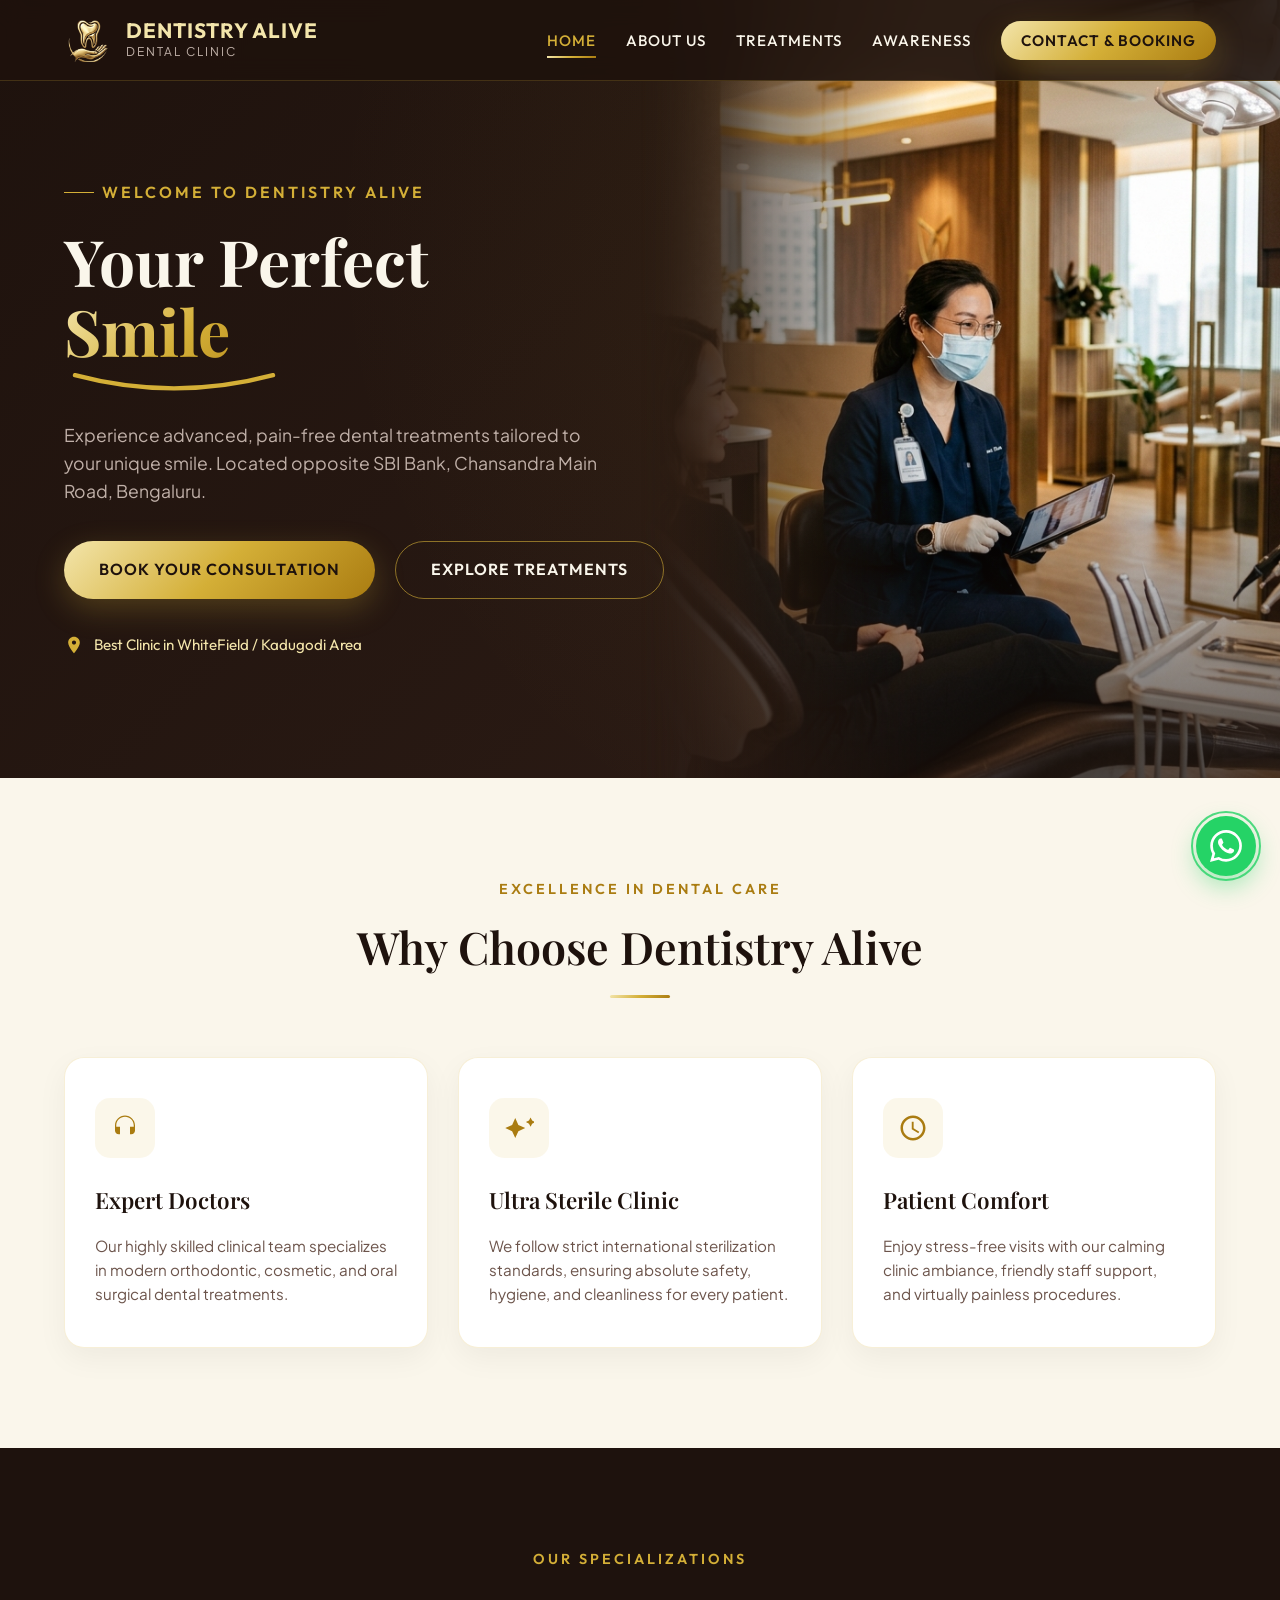
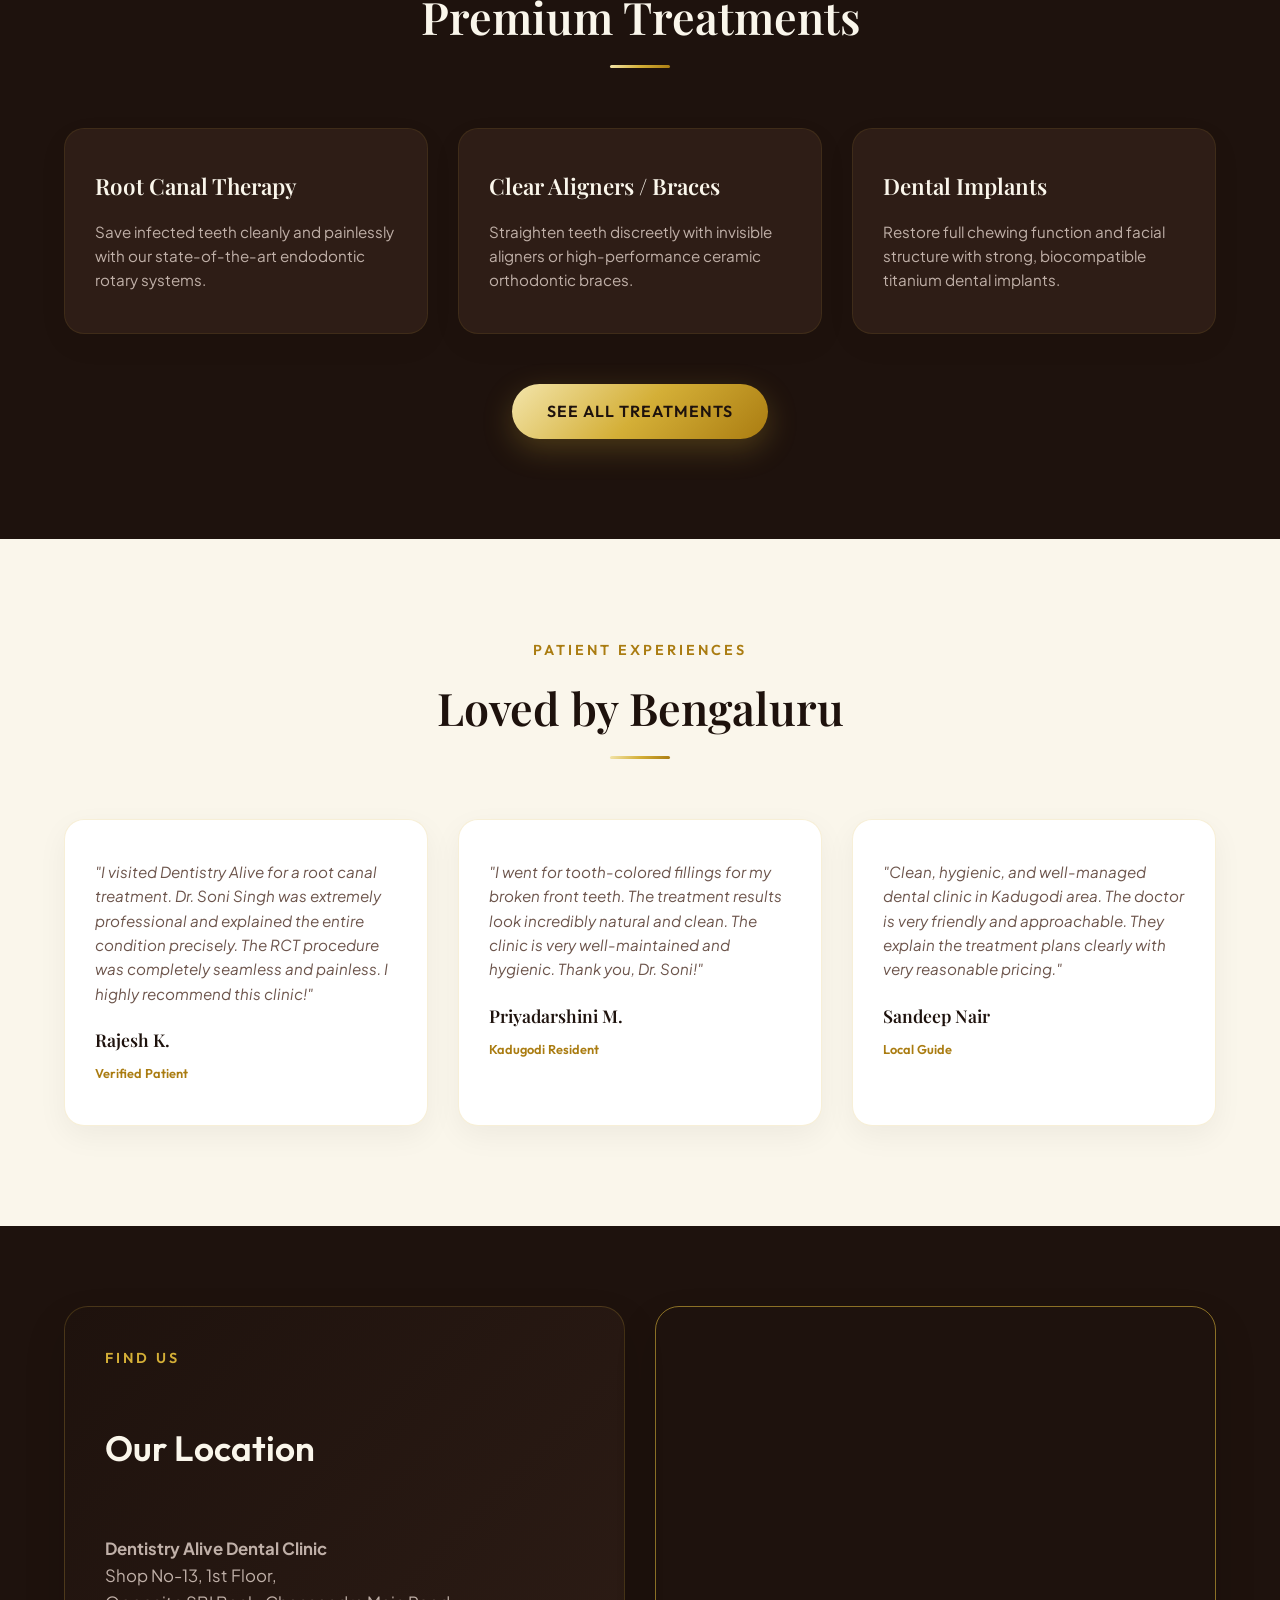
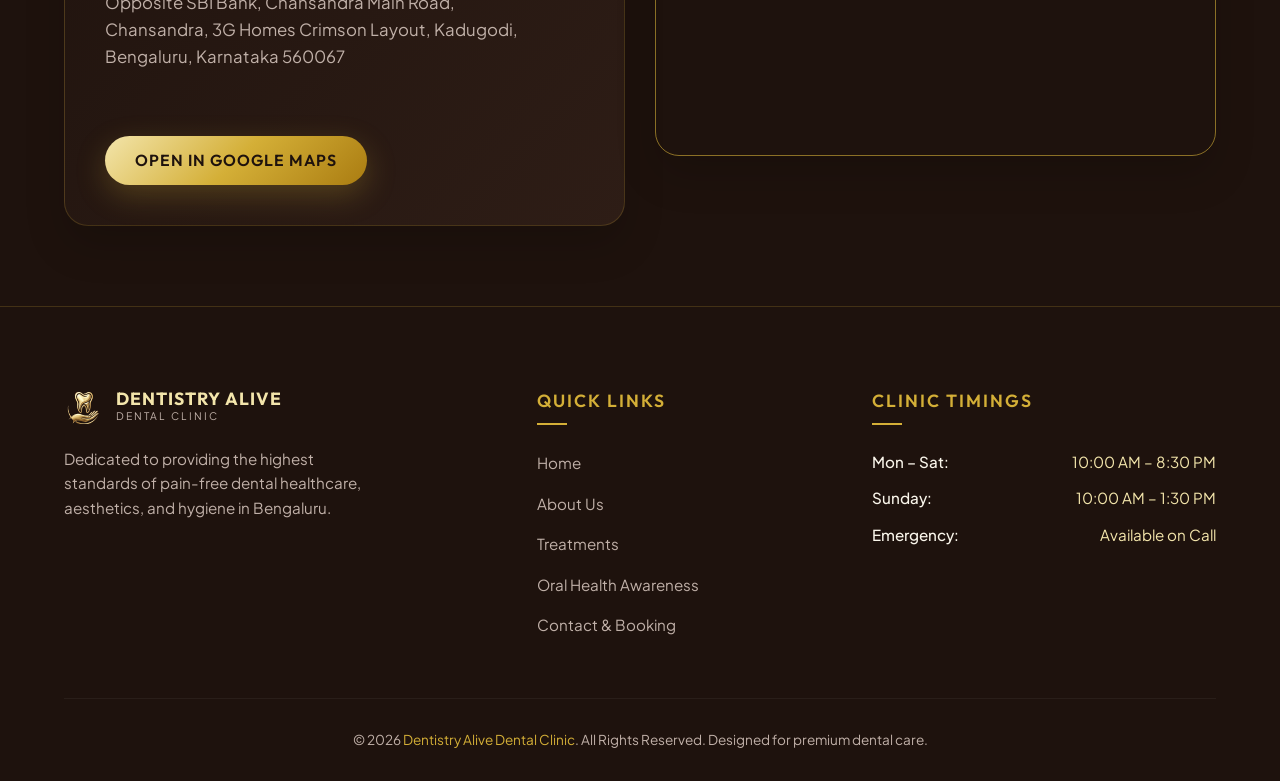
<file: index.html>
<!DOCTYPE html>
<html lang="en">
<head>
    <meta charset="UTF-8">
    <meta name="viewport" content="width=device-width, initial-scale=1.0">
    <title>Dentistry Alive Dental Clinic - Best Clinic in WhiteField, Bengaluru</title>
    <meta name="description" content="Welcome to Dentistry Alive Dental Clinic. Enjoy a premium, state-of-the-art dental experience in Chansandra, Kadugodi, near Whitefield, Bengaluru. Book your consultation today!">
    
    <!-- Favicon -->
    <link rel="icon" type="image/png" href="images/logo.png">
    
    <!-- CSS Stylesheets -->
    <link rel="stylesheet" href="css/style.css">
</head>
<body>

    <!-- Header / Navigation -->
    <header id="header">
        <div class="container">
            <div class="nav-wrapper">
                <a href="index.html" class="logo-container" id="logoLink">
                    <!-- Inline SVG animated logo -->
                    <img class="logo-icon" src="images/logo.png" alt="Dentistry Alive Logo">
                    <div class="logo-text">
                        <span class="title">Dentistry Alive</span>
                        <span class="subtitle">Dental Clinic</span>
                    </div>
                </a>
                
                <button class="hamburger" id="hamburgerBtn" aria-label="Toggle menu" aria-expanded="false">
                    <span></span>
                    <span></span>
                    <span></span>
                </button>
                
                <ul class="nav-menu" id="navMenu">
                    <li><a href="index.html" class="nav-link">Home</a></li>
                    <li><a href="about.html" class="nav-link">About Us</a></li>
                    <li><a href="treatments.html" class="nav-link">Treatments</a></li>
                    <li><a href="awareness.html" class="nav-link">Awareness</a></li>
                    <li><a href="contact.html" class="nav-link nav-cta">Contact & Booking</a></li>
                </ul>
            </div>
        </div>
    </header>

    <!-- Hero Section (Dark Brown and Gold) -->
    <section class="hero-section">
        <div class="container">
            <div class="hero-grid">
                <div class="hero-content">
                    <div class="hero-tagline reveal reveal-text">Welcome to Dentistry Alive</div>
                    <h1 class="hero-title reveal reveal-text">
                        Your Perfect<br>
                        <span class="gold-text">Smile<span class="smile-underline"></span></span>
                    </h1>
                    <p class="hero-desc reveal reveal-text">
                        Experience advanced, pain-free dental treatments tailored to your unique smile. Located opposite SBI Bank, Chansandra Main Road, Bengaluru.
                    </p>
                    <div class="hero-buttons reveal reveal-text">
                        <a href="contact.html" class="btn btn-primary" id="heroCta">Book Your Consultation</a>
                        <a href="treatments.html" class="btn btn-secondary">Explore Treatments</a>
                    </div>
                    <div class="hero-location reveal reveal-text">
                        <!-- Location Icon -->
                        <svg viewBox="0 0 24 24" xmlns="http://www.w3.org/2000/svg">
                            <path d="M12 2C8.13 2 5 5.13 5 9c0 5.25 7 13 7 13s7-7.75 7-13c0-3.87-3.13-7-7-7zm0 9.5c-1.38 0-2.5-1.12-2.5-2.5s1.12-2.5 2.5-2.5 2.5 1.12 2.5 2.5-1.12 2.5-2.5 2.5z"/>
                        </svg>
                        <span>Best Clinic in WhiteField / Kadugodi Area</span>
                    </div>
                </div>
                
                <div class="hero-image-wrapper reveal reveal-photo">
                    <div class="hero-img-box">
                        <img src="images/clinic_hero.jpg" alt="Premium dentistry clinic and doctors in Bengaluru">
                    </div>

                </div>
            </div>
        </div>
    </section>

    <!-- Why Choose Us / Value Proposition Section -->
    <section class="section section-light">
        <div class="container">
            <div class="section-title-wrapper reveal reveal-text">
                <span class="section-subtitle">Excellence in Dental Care</span>
                <h2 class="section-title">Why Choose Dentistry Alive</h2>
            </div>
            
            <div class="grid-3">
                <!-- Card 1 -->
                <div class="card reveal reveal-photo">
                    <div class="card-icon">
                        <!-- Stethoscope/Doctor icon -->
                        <svg viewBox="0 0 24 24" xmlns="http://www.w3.org/2000/svg">
                            <path d="M12 2c-4.42 0-8 3.58-8 8v4c0 1.66 1.34 3 3 3h1v-6H5v-1c0-3.87 3.13-7 7-7s7 3.13 7 7v1h-3v6h1c1.66 0 3-1.34 3-3v-4c0-4.42-3.58-8-8-8z"/>
                        </svg>
                    </div>
                    <h3 class="card-title">Expert Doctors</h3>
                    <p class="card-desc">Our highly skilled clinical team specializes in modern orthodontic, cosmetic, and oral surgical dental treatments.</p>
                </div>
                
                <!-- Card 2 -->
                <div class="card reveal reveal-photo">
                    <div class="card-icon">
                        <!-- Clean Sparkles icon -->
                        <svg viewBox="0 0 24 24" xmlns="http://www.w3.org/2000/svg">
                            <path d="M11.5 9.5L9 4L6.5 9.5L1 12L6.5 14.5L9 20L11.5 14.5L17 12L11.5 9.5Z M20 8.5L21.25 11L22.5 8.5L25 7.25L22.5 6L21.25 3.5L20 6L17.5 7.25L20 8.5Z"/>
                        </svg>
                    </div>
                    <h3 class="card-title">Ultra Sterile Clinic</h3>
                    <p class="card-desc">We follow strict international sterilization standards, ensuring absolute safety, hygiene, and cleanliness for every patient.</p>
                </div>
                
                <!-- Card 3 -->
                <div class="card reveal reveal-photo">
                    <div class="card-icon">
                        <!-- Hourglass/Clock icon -->
                        <svg viewBox="0 0 24 24" xmlns="http://www.w3.org/2000/svg">
                            <path d="M11.99 2C6.47 2 2 6.48 2 12s4.47 10 9.99 10C17.52 22 22 17.52 22 12S17.52 2 11.99 2zM12 20c-4.42 0-8-3.58-8-8s3.58-8 8-8 8 3.58 8 8-3.58 8-8 8zm.5-13H11v6l5.25 3.15.75-1.23-4.5-2.67z"/>
                        </svg>
                    </div>
                    <h3 class="card-title">Patient Comfort</h3>
                    <p class="card-desc">Enjoy stress-free visits with our calming clinic ambiance, friendly staff support, and virtually painless procedures.</p>
                </div>
            </div>
        </div>
    </section>

    <!-- Mini Treatments Showcase -->
    <section class="section section-dark">
        <div class="container">
            <div class="section-title-wrapper reveal reveal-text">
                <span class="section-subtitle">Our Specializations</span>
                <h2 class="section-title">Premium Treatments</h2>
            </div>
            
            <div class="grid-3">
                <div class="card card-dark reveal reveal-photo">
                    <h3 class="card-title">Root Canal Therapy</h3>
                    <p class="card-desc">Save infected teeth cleanly and painlessly with our state-of-the-art endodontic rotary systems.</p>
                </div>
                
                <div class="card card-dark reveal reveal-photo">
                    <h3 class="card-title">Clear Aligners / Braces</h3>
                    <p class="card-desc">Straighten teeth discreetly with invisible aligners or high-performance ceramic orthodontic braces.</p>
                </div>
                
                <div class="card card-dark reveal reveal-photo">
                    <h3 class="card-title">Dental Implants</h3>
                    <p class="card-desc">Restore full chewing function and facial structure with strong, biocompatible titanium dental implants.</p>
                </div>
            </div>
            
            <div style="text-align: center; margin-top: 50px;">
                <a href="treatments.html" class="btn btn-primary">See All Treatments</a>
            </div>
        </div>
    </section>

    <!-- Testimonials -->
    <section class="section section-light">
        <div class="container">
            <div class="section-title-wrapper reveal reveal-text">
                <span class="section-subtitle">Patient Experiences</span>
                <h2 class="section-title">Loved by Bengaluru</h2>
            </div>
            
            <div class="grid-3">
                <div class="card reveal reveal-photo">
                    <p class="card-desc" style="font-style: italic; margin-bottom: 20px;">"I visited Dentistry Alive for a root canal treatment. Dr. Soni Singh was extremely professional and explained the entire condition precisely. The RCT procedure was completely seamless and painless. I highly recommend this clinic!"</p>
                    <h4 class="card-title" style="font-size: 1.1rem; margin-bottom: 5px;">Rajesh K.</h4>
                    <span style="color: var(--accent-gold-dark); font-size: 0.8rem; font-family: var(--font-accent); font-weight: 600;">Verified Patient</span>
                </div>
                
                <div class="card reveal reveal-photo">
                    <p class="card-desc" style="font-style: italic; margin-bottom: 20px;">"I went for tooth-colored fillings for my broken front teeth. The treatment results look incredibly natural and clean. The clinic is very well-maintained and hygienic. Thank you, Dr. Soni!"</p>
                    <h4 class="card-title" style="font-size: 1.1rem; margin-bottom: 5px;">Priyadarshini M.</h4>
                    <span style="color: var(--accent-gold-dark); font-size: 0.8rem; font-family: var(--font-accent); font-weight: 600;">Kadugodi Resident</span>
                </div>
                
                <div class="card reveal reveal-photo">
                    <p class="card-desc" style="font-style: italic; margin-bottom: 20px;">"Clean, hygienic, and well-managed dental clinic in Kadugodi area. The doctor is very friendly and approachable. They explain the treatment plans clearly with very reasonable pricing."</p>
                    <h4 class="card-title" style="font-size: 1.1rem; margin-bottom: 5px;">Sandeep Nair</h4>
                    <span style="color: var(--accent-gold-dark); font-size: 0.8rem; font-family: var(--font-accent); font-weight: 600;">Local Guide</span>
                </div>
            </div>
        </div>
    </section>

    <!-- Map Section at ending of Home Page -->
    <section class="section section-dark" style="padding: 80px 0;">
        <div class="container">
            <div class="grid-2" style="align-items: stretch; gap: 30px;">
                <div class="contact-info-panel reveal reveal-text" style="padding: 40px; display: flex; flex-direction: column; justify-content: center; height: 100%;">
                    <span class="section-subtitle" style="color: var(--accent-gold); text-align: left; margin-bottom: 10px;">Find Us</span>
                    <h2 style="font-size: 2.2rem; color: var(--text-light); margin-bottom: 20px; font-family: var(--font-accent); text-align: left;">Our Location</h2>
                    <p style="color: var(--text-muted-light); margin-bottom: 25px; font-size: 1.05rem; line-height: 1.6;">
                        <strong>Dentistry Alive Dental Clinic</strong><br>
                        Shop No-13, 1st Floor,<br>
                        Opposite SBI Bank, Chansandra Main Road,<br>
                        Chansandra, 3G Homes Crimson Layout, Kadugodi, Bengaluru, Karnataka 560067
                    </p>
                    <a href="https://maps.app.goo.gl/VmShWHkxn45upqMF8" target="_blank" rel="noopener noreferrer" class="btn btn-primary" style="align-self: flex-start; padding: 12px 30px; text-decoration: none;">
                        Open in Google Maps
                    </a>
                </div>
                <div class="reveal reveal-photo" style="border-radius: 24px; overflow: hidden; border: var(--border-gold-bright); box-shadow: var(--shadow-premium); height: 450px;">
                    <iframe 
                        src="https://maps.google.com/maps?q=Dentistry%20Alive%20Dental%20Clinic,%20opposite%20SBI%20Bank%20Chansandra%20main%20road,%20Kadugodi,%20Bengaluru&t=&z=16&ie=UTF8&iwloc=&output=embed" 
                        width="100%" 
                        height="100%" 
                        style="border:0;" 
                        allowfullscreen="" 
                        loading="lazy">
                    </iframe>
                </div>
            </div>
        </div>
    </section>

    <!-- Footer -->
    <footer>
        <div class="container">
            <div class="footer-grid">
                <div class="footer-brand">
                    <a href="index.html" class="logo-container" style="margin-bottom: 20px;">
                        <img class="logo-icon" src="images/logo.png" alt="Dentistry Alive Logo" style="width: 40px; height: 40px;">
                        <div class="logo-text">
                            <span class="title" style="font-size: 1.1rem;">Dentistry Alive</span>
                            <span class="subtitle" style="font-size: 0.65rem;">Dental Clinic</span>
                        </div>
                    </a>
                    <p>Dedicated to providing the highest standards of pain-free dental healthcare, aesthetics, and hygiene in Bengaluru.</p>
                </div>
                
                <div>
                    <h3 class="footer-title">Quick Links</h3>
                    <ul class="footer-links">
                        <li><a href="index.html">Home</a></li>
                        <li><a href="about.html">About Us</a></li>
                        <li><a href="treatments.html">Treatments</a></li>
                        <li><a href="awareness.html">Oral Health Awareness</a></li>
                        <li><a href="contact.html">Contact & Booking</a></li>
                    </ul>
                </div>
                
                <div>
                    <h3 class="footer-title">Clinic Timings</h3>
                    <ul class="footer-hours-list">
                        <li><span class="day">Mon – Sat:</span> <span class="time">10:00 AM – 8:30 PM</span></li>
                        <li><span class="day">Sunday:</span> <span class="time">10:00 AM – 1:30 PM</span></li>
                        <li><span class="day">Emergency:</span> <span class="time">Available on Call</span></li>
                    </ul>
                </div>
            </div>
            
            <div class="footer-bottom">
                <p>&copy; 2026 <span>Dentistry Alive Dental Clinic</span>. All Rights Reserved. Designed for premium dental care.</p>
            </div>
        </div>
    </footer>

    <!-- Scripts -->
    <script src="js/main.js"></script>
    <script src="js/logo-anim.js"></script>
</body>
</html>
</file>
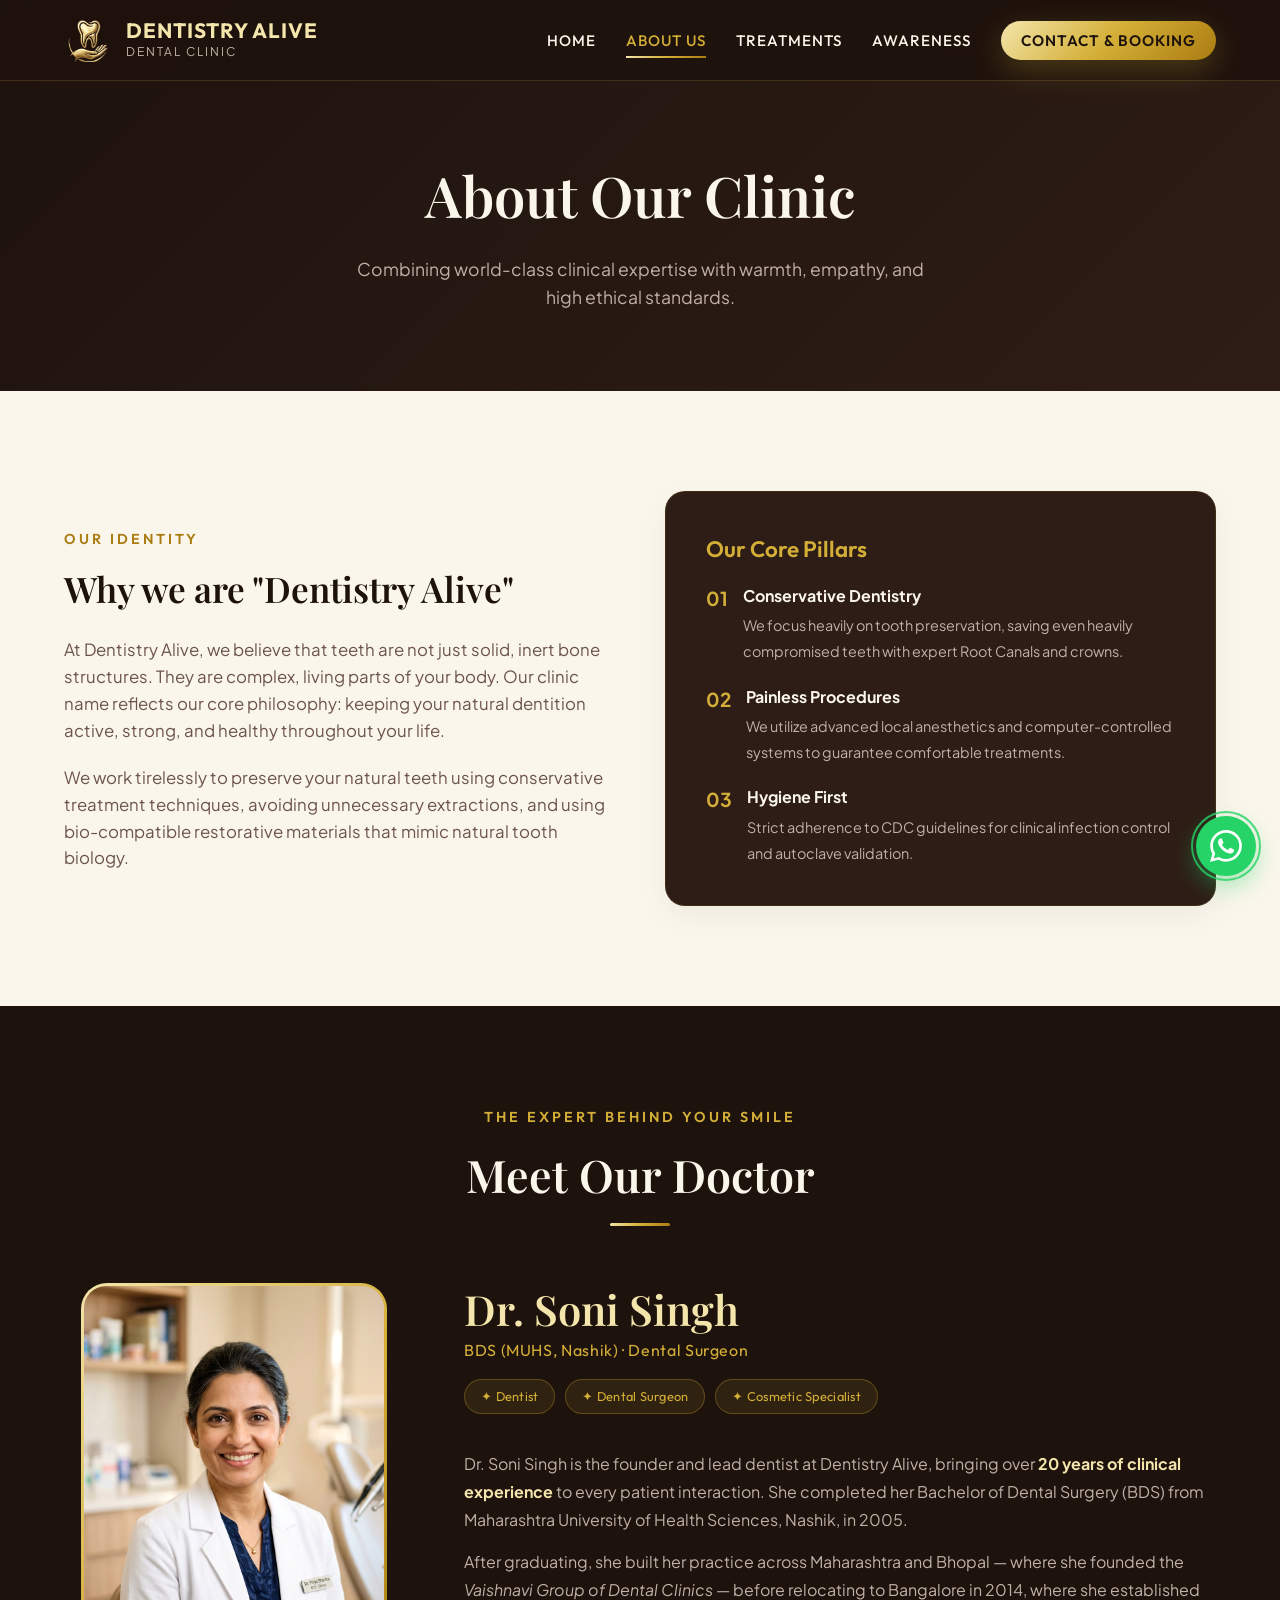
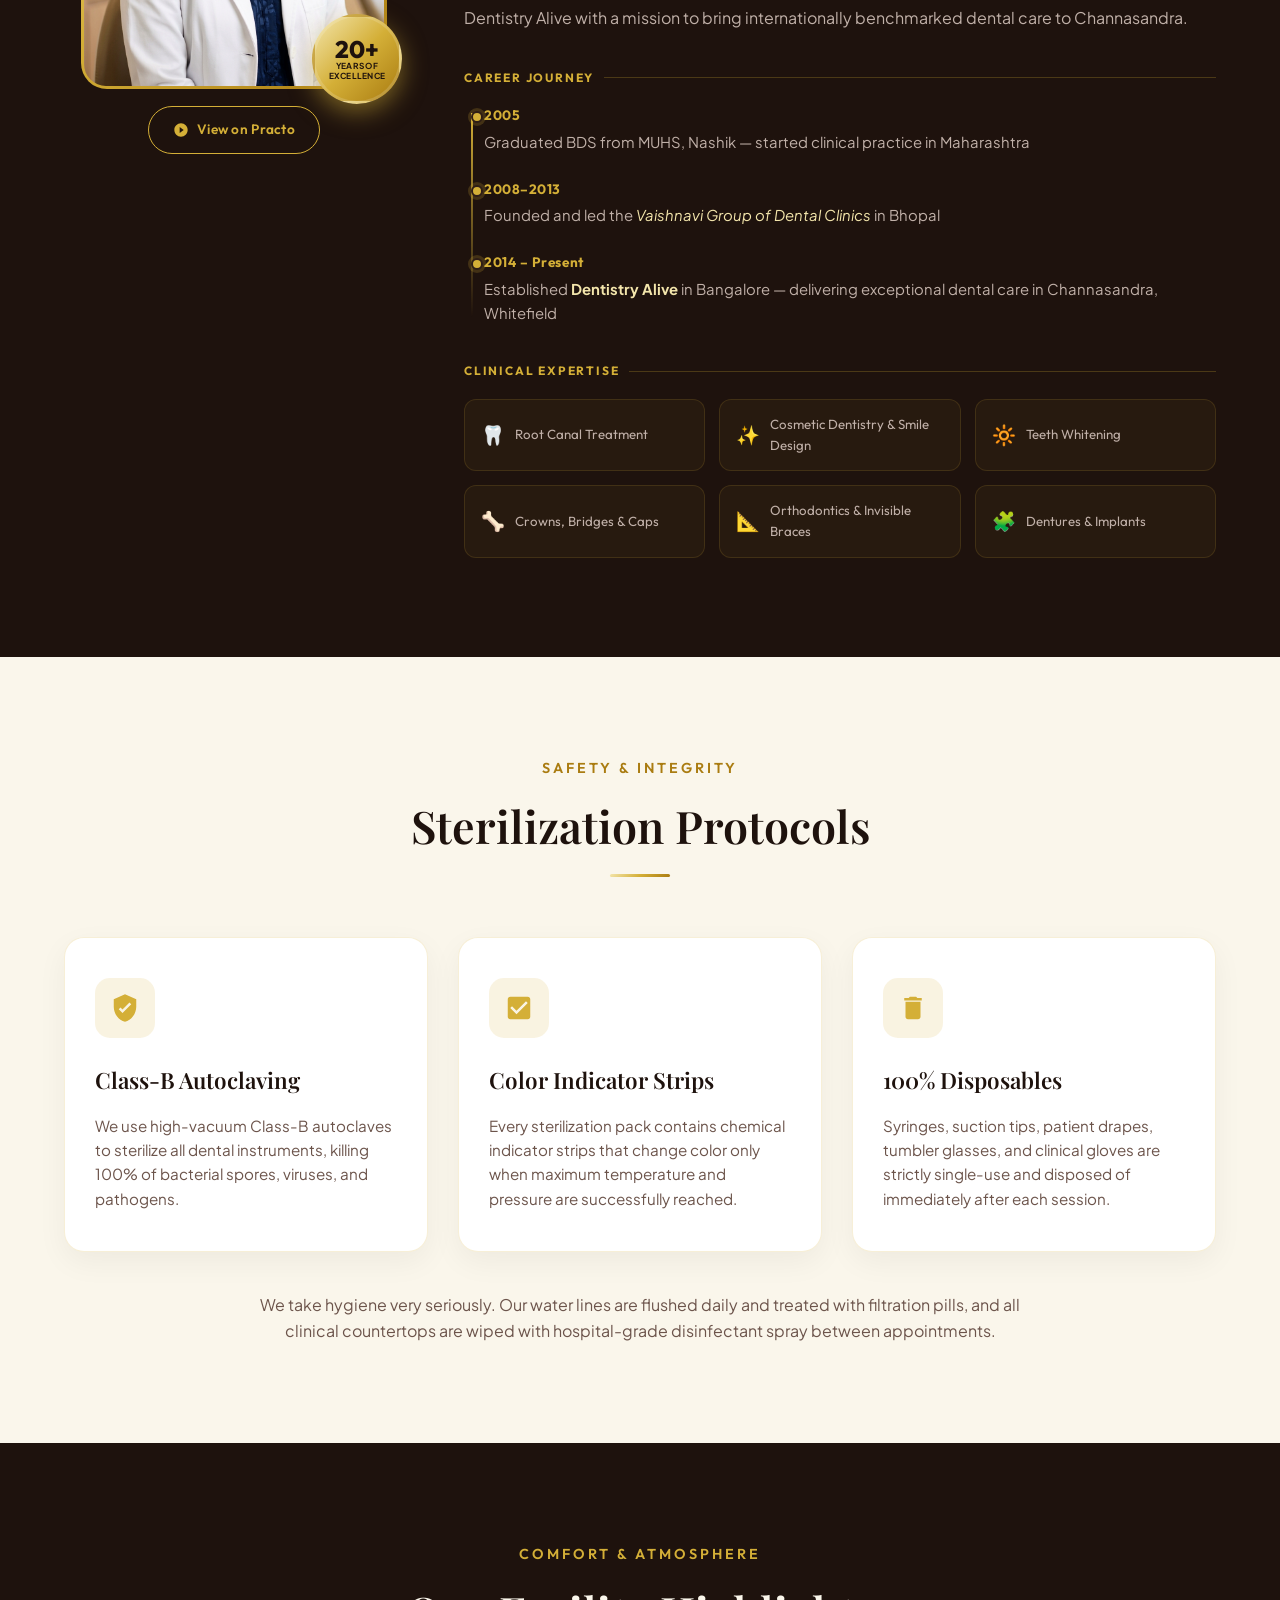
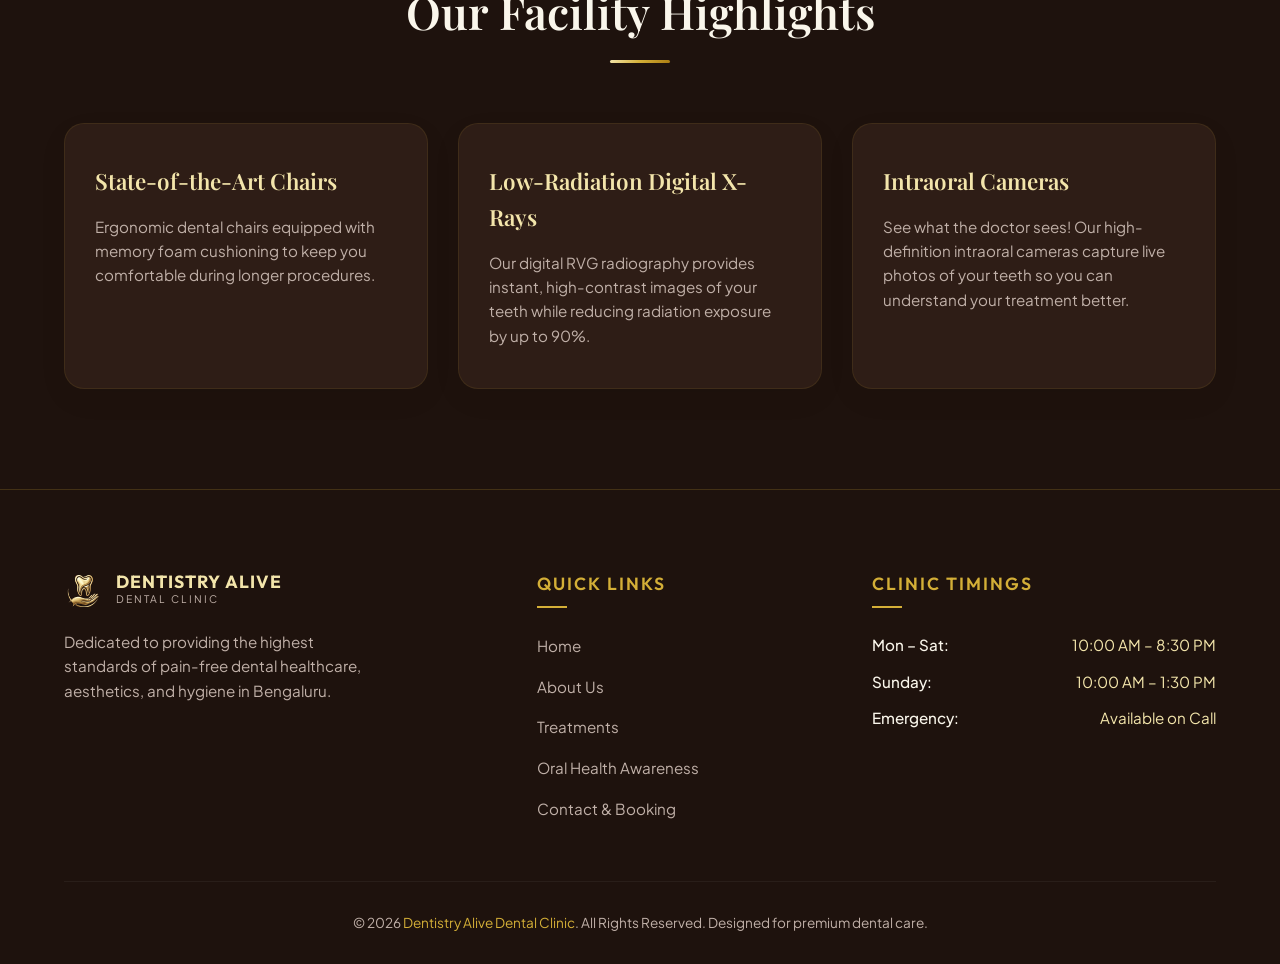
<file: about.html>
<!DOCTYPE html>
<html lang="en">
<head>
    <meta charset="UTF-8">
    <meta name="viewport" content="width=device-width, initial-scale=1.0">
    <title>About Us - Dentistry Alive Dental Clinic</title>
    <meta name="description" content="Learn more about Dentistry Alive Dental Clinic in Bengaluru. Discover our patient-centric values, top-notch sterilization protocols, and advanced technology.">
    
    <!-- Favicon -->
    <link rel="icon" type="image/png" href="images/logo.png">
    
    <!-- CSS Stylesheets -->
    <link rel="stylesheet" href="css/style.css">
</head>
<body>

    <!-- Header / Navigation -->
    <header id="header">
        <div class="container">
            <div class="nav-wrapper">
                <a href="index.html" class="logo-container" id="logoLink">
                    <!-- Inline SVG animated logo -->
                    <img class="logo-icon" src="images/logo.png" alt="Dentistry Alive Logo">
                    <div class="logo-text">
                        <span class="title">Dentistry Alive</span>
                        <span class="subtitle">Dental Clinic</span>
                    </div>
                </a>
                
                <button class="hamburger" id="hamburgerBtn" aria-label="Toggle menu" aria-expanded="false">
                    <span></span>
                    <span></span>
                    <span></span>
                </button>
                
                <ul class="nav-menu" id="navMenu">
                    <li><a href="index.html" class="nav-link">Home</a></li>
                    <li><a href="about.html" class="nav-link">About Us</a></li>
                    <li><a href="treatments.html" class="nav-link">Treatments</a></li>
                    <li><a href="awareness.html" class="nav-link">Awareness</a></li>
                    <li><a href="contact.html" class="nav-link nav-cta">Contact & Booking</a></li>
                </ul>
            </div>
        </div>
    </header>

    <!-- Subpage Hero -->
    <section class="subpage-hero">
        <div class="container">
            <h1>About Our Clinic</h1>
            <p>Combining world-class clinical expertise with warmth, empathy, and high ethical standards.</p>
        </div>
    </section>

    <!-- Our Vision & Mission -->
    <section class="section section-light">
        <div class="container">
            <div class="grid-2">
                <div class="reveal reveal-text">
                    <span class="section-subtitle" style="display:inline-block; margin-bottom: 10px;">Our Identity</span>
                    <h2 style="font-size: 2.2rem; margin-bottom: 20px; color: var(--primary-dark);">Why we are "Dentistry Alive"</h2>
                    <p style="margin-bottom: 20px; font-size: 1.05rem; color: var(--text-muted-dark);">
                        At Dentistry Alive, we believe that teeth are not just solid, inert bone structures. They are complex, living parts of your body. Our clinic name reflects our core philosophy: keeping your natural dentition active, strong, and healthy throughout your life.
                    </p>
                    <p style="font-size: 1.05rem; color: var(--text-muted-dark);">
                        We work tirelessly to preserve your natural teeth using conservative treatment techniques, avoiding unnecessary extractions, and using bio-compatible restorative materials that mimic natural tooth biology.
                    </p>
                </div>
                <div>
                    <div class="card card-dark reveal reveal-photo" style="padding: 40px; border-radius: 20px;">
                        <h3 style="color: var(--accent-gold); margin-bottom: 15px; font-family: var(--font-accent); font-size: 1.4rem;">Our Core Pillars</h3>
                        <ul style="list-style: none; display: flex; flex-direction: column; gap: 20px; padding: 0;">
                            <li style="display: flex; gap: 15px; align-items: flex-start;">
                                <div style="color: var(--accent-gold); font-weight: bold; font-size: 1.2rem;">01</div>
                                <div>
                                    <strong style="color: var(--text-light); display: block; margin-bottom: 4px;">Conservative Dentistry</strong>
                                    <span style="font-size: 0.9rem; color: var(--text-muted-light);">We focus heavily on tooth preservation, saving even heavily compromised teeth with expert Root Canals and crowns.</span>
                                </div>
                            </li>
                            <li style="display: flex; gap: 15px; align-items: flex-start;">
                                <div style="color: var(--accent-gold); font-weight: bold; font-size: 1.2rem;">02</div>
                                <div>
                                    <strong style="color: var(--text-light); display: block; margin-bottom: 4px;">Painless Procedures</strong>
                                    <span style="font-size: 0.9rem; color: var(--text-muted-light);">We utilize advanced local anesthetics and computer-controlled systems to guarantee comfortable treatments.</span>
                                </div>
                            </li>
                            <li style="display: flex; gap: 15px; align-items: flex-start;">
                                <div style="color: var(--accent-gold); font-weight: bold; font-size: 1.2rem;">03</div>
                                <div>
                                    <strong style="color: var(--text-light); display: block; margin-bottom: 4px;">Hygiene First</strong>
                                    <span style="font-size: 0.9rem; color: var(--text-muted-light);">Strict adherence to CDC guidelines for clinical infection control and autoclave validation.</span>
                                </div>
                            </li>
                        </ul>
                    </div>
                </div>
            </div>
        </div>
    </section>

    <!-- Meet the Doctor -->
    <section class="section section-dark" id="doctor">
        <div class="container">
            <div class="section-title-wrapper reveal reveal-text">
                <span class="section-subtitle">The Expert Behind Your Smile</span>
                <h2 class="section-title">Meet Our Doctor</h2>
            </div>

            <div class="doctor-profile-card reveal">
                <div class="doctor-photo-wrapper">
                    <div class="doctor-photo-frame">
                        <img src="images/dr_soni_singh.jpg" alt="Dr. Soni Singh - BDS, Dentist & Dental Surgeon" class="doctor-photo">
                        <div class="doctor-badge">
                            <span class="doctor-badge-years">20+</span>
                            <span class="doctor-badge-label">Years of Excellence</span>
                        </div>
                    </div>
                    <div class="doctor-practo-link">
                        <a href="https://www.practo.com/bangalore/doctor/dr-soni-singh-dentist" target="_blank" rel="noopener noreferrer" class="btn-practo">
                            <svg viewBox="0 0 24 24" width="16" height="16" fill="currentColor"><path d="M12 2C6.48 2 2 6.48 2 12s4.48 10 10 10 10-4.48 10-10S17.52 2 12 2zm-2 14.5v-9l6 4.5-6 4.5z"/></svg>
                            View on Practo
                        </a>
                    </div>
                </div>

                <div class="doctor-info">
                    <div class="doctor-name-block">
                        <h3 class="doctor-name">Dr. Soni Singh</h3>
                        <p class="doctor-degree">BDS (MUHS, Nashik) · Dental Surgeon</p>
                        <div class="doctor-tags">
                            <span class="doctor-tag">✦ Dentist</span>
                            <span class="doctor-tag">✦ Dental Surgeon</span>
                            <span class="doctor-tag">✦ Cosmetic Specialist</span>
                        </div>
                    </div>

                    <div class="doctor-bio">
                        <p>Dr. Soni Singh is the founder and lead dentist at Dentistry Alive, bringing over <strong>20 years of clinical experience</strong> to every patient interaction. She completed her Bachelor of Dental Surgery (BDS) from Maharashtra University of Health Sciences, Nashik, in 2005.</p>
                        <p style="margin-top: 14px;">After graduating, she built her practice across Maharashtra and Bhopal — where she founded the <em>Vaishnavi Group of Dental Clinics</em> — before relocating to Bangalore in 2014, where she established Dentistry Alive with a mission to bring internationally benchmarked dental care to Channasandra.</p>
                    </div>

                    <div class="doctor-journey">
                        <h4 class="doctor-section-label">Career Journey</h4>
                        <div class="doctor-timeline">
                            <div class="timeline-item">
                                <div class="timeline-dot"></div>
                                <div class="timeline-content">
                                    <span class="timeline-year">2005</span>
                                    <p>Graduated BDS from MUHS, Nashik — started clinical practice in Maharashtra</p>
                                </div>
                            </div>
                            <div class="timeline-item">
                                <div class="timeline-dot"></div>
                                <div class="timeline-content">
                                    <span class="timeline-year">2008–2013</span>
                                    <p>Founded and led the <em>Vaishnavi Group of Dental Clinics</em> in Bhopal</p>
                                </div>
                            </div>
                            <div class="timeline-item">
                                <div class="timeline-dot"></div>
                                <div class="timeline-content">
                                    <span class="timeline-year">2014 – Present</span>
                                    <p>Established <strong>Dentistry Alive</strong> in Bangalore — delivering exceptional dental care in Channasandra, Whitefield</p>
                                </div>
                            </div>
                        </div>
                    </div>

                    <div class="doctor-specializations">
                        <h4 class="doctor-section-label">Clinical Expertise</h4>
                        <div class="spec-grid">
                            <div class="spec-item">
                                <span class="spec-icon">🦷</span>
                                <span>Root Canal Treatment</span>
                            </div>
                            <div class="spec-item">
                                <span class="spec-icon">✨</span>
                                <span>Cosmetic Dentistry & Smile Design</span>
                            </div>
                            <div class="spec-item">
                                <span class="spec-icon">🔆</span>
                                <span>Teeth Whitening</span>
                            </div>
                            <div class="spec-item">
                                <span class="spec-icon">🦴</span>
                                <span>Crowns, Bridges & Caps</span>
                            </div>
                            <div class="spec-item">
                                <span class="spec-icon">📐</span>
                                <span>Orthodontics & Invisible Braces</span>
                            </div>
                            <div class="spec-item">
                                <span class="spec-icon">🧩</span>
                                <span>Dentures & Implants</span>
                            </div>
                        </div>
                    </div>
                </div>
            </div>
        </div>
    </section>

    <!-- Sterilization & Hygiene Protocol -->
    <section class="section section-light">
        <div class="container">
            <div class="section-title-wrapper reveal reveal-text">
                <span class="section-subtitle" style="color: var(--accent-gold-dark);">Safety & Integrity</span>
                <h2 class="section-title" style="color: var(--primary-dark);">Sterilization Protocols</h2>
            </div>
            
            <div class="grid-3">
                <div class="card reveal reveal-photo">
                    <div class="card-icon" style="background: rgba(212,175,55,0.15)">
                        <!-- Autoclave / Shield Icon -->
                        <svg viewBox="0 0 24 24" xmlns="http://www.w3.org/2000/svg">
                            <path d="M12 1L3 5v6c0 5.55 3.84 10.74 9 12 5.16-1.26 9-6.45 9-12V5l-9-4zm-2 15l-3-3 1.41-1.41L10 13.17l5.59-5.59L17 9l-7 7z" fill="var(--accent-gold)"/>
                        </svg>
                    </div>
                    <h3 class="card-title" style="color: var(--primary-dark);">Class-B Autoclaving</h3>
                    <p class="card-desc" style="color: var(--text-muted-dark);">We use high-vacuum Class-B autoclaves to sterilize all dental instruments, killing 100% of bacterial spores, viruses, and pathogens.</p>
                </div>

                <div class="card reveal reveal-photo">
                    <div class="card-icon" style="background: rgba(212,175,55,0.15)">
                        <!-- Chemical strip / check icon -->
                        <svg viewBox="0 0 24 24" xmlns="http://www.w3.org/2000/svg">
                            <path d="M19 3H5c-1.1 0-2 .9-2 2v14c0 1.1.9 2 2 2h14c1.1 0 2-.9 2-2V5c0-1.1-.9-2-2-2zm-9 14l-5-5 1.41-1.41L10 14.17l7.59-7.59L19 8l-9 9z" fill="var(--accent-gold)"/>
                        </svg>
                    </div>
                    <h3 class="card-title" style="color: var(--primary-dark);">Color Indicator Strips</h3>
                    <p class="card-desc" style="color: var(--text-muted-dark);">Every sterilization pack contains chemical indicator strips that change color only when maximum temperature and pressure are successfully reached.</p>
                </div>

                <div class="card reveal reveal-photo">
                    <div class="card-icon" style="background: rgba(212,175,55,0.15)">
                        <!-- Trash/Disposable Icon -->
                        <svg viewBox="0 0 24 24" xmlns="http://www.w3.org/2000/svg">
                            <path d="M6 19c0 1.1.9 2 2 2h8c1.1 0 2-.9 2-2V7H6v12zM19 4h-3.5l-1-1h-5l-1 1H5v2h14V4z" fill="var(--accent-gold)"/>
                        </svg>
                    </div>
                    <h3 class="card-title" style="color: var(--primary-dark);">100% Disposables</h3>
                    <p class="card-desc" style="color: var(--text-muted-dark);">Syringes, suction tips, patient drapes, tumbler glasses, and clinical gloves are strictly single-use and disposed of immediately after each session.</p>
                </div>
            </div>
            
            <p style="text-align: center; margin-top: 40px; color: var(--text-muted-dark); max-width: 800px; margin-left: auto; margin-right: auto;">
                We take hygiene very seriously. Our water lines are flushed daily and treated with filtration pills, and all clinical countertops are wiped with hospital-grade disinfectant spray between appointments.
            </p>
        </div>
    </section>

    <!-- Clinic Environment / Facilities -->
    <section class="section section-dark">
        <div class="container">
            <div class="section-title-wrapper reveal reveal-text">
                <span class="section-subtitle">Comfort & Atmosphere</span>
                <h2 class="section-title">Our Facility Highlights</h2>
            </div>
            
            <div class="grid-3">
                <div class="card card-dark reveal reveal-photo">
                    <h3 class="card-title" style="color: var(--accent-gold-light);">State-of-the-Art Chairs</h3>
                    <p class="card-desc">Ergonomic dental chairs equipped with memory foam cushioning to keep you comfortable during longer procedures.</p>
                </div>
                
                <div class="card card-dark reveal reveal-photo">
                    <h3 class="card-title" style="color: var(--accent-gold-light);">Low-Radiation Digital X-Rays</h3>
                    <p class="card-desc">Our digital RVG radiography provides instant, high-contrast images of your teeth while reducing radiation exposure by up to 90%.</p>
                </div>
                
                <div class="card card-dark reveal reveal-photo">
                    <h3 class="card-title" style="color: var(--accent-gold-light);">Intraoral Cameras</h3>
                    <p class="card-desc">See what the doctor sees! Our high-definition intraoral cameras capture live photos of your teeth so you can understand your treatment better.</p>
                </div>
            </div>
        </div>
    </section>

    <!-- Footer -->
    <footer>
        <div class="container">
            <div class="footer-grid">
                <div class="footer-brand">
                    <a href="index.html" class="logo-container" style="margin-bottom: 20px;">
                        <img class="logo-icon" src="images/logo.png" alt="Dentistry Alive Logo" style="width: 40px; height: 40px;">
                        <div class="logo-text">
                            <span class="title" style="font-size: 1.1rem;">Dentistry Alive</span>
                            <span class="subtitle" style="font-size: 0.65rem;">Dental Clinic</span>
                        </div>
                    </a>
                    <p>Dedicated to providing the highest standards of pain-free dental healthcare, aesthetics, and hygiene in Bengaluru.</p>
                </div>
                
                <div>
                    <h3 class="footer-title">Quick Links</h3>
                    <ul class="footer-links">
                        <li><a href="index.html">Home</a></li>
                        <li><a href="about.html">About Us</a></li>
                        <li><a href="treatments.html">Treatments</a></li>
                        <li><a href="awareness.html">Oral Health Awareness</a></li>
                        <li><a href="contact.html">Contact & Booking</a></li>
                    </ul>
                </div>
                
                <div>
                    <h3 class="footer-title">Clinic Timings</h3>
                    <ul class="footer-hours-list">
                        <li><span class="day">Mon – Sat:</span> <span class="time">10:00 AM – 8:30 PM</span></li>
                        <li><span class="day">Sunday:</span> <span class="time">10:00 AM – 1:30 PM</span></li>
                        <li><span class="day">Emergency:</span> <span class="time">Available on Call</span></li>
                    </ul>
                </div>
            </div>
            
            <div class="footer-bottom">
                <p>&copy; 2026 <span>Dentistry Alive Dental Clinic</span>. All Rights Reserved. Designed for premium dental care.</p>
            </div>
        </div>
    </footer>

    <!-- Scripts -->
    <script src="js/main.js"></script>
    <script src="js/logo-anim.js"></script>
</body>
</html>
</file>
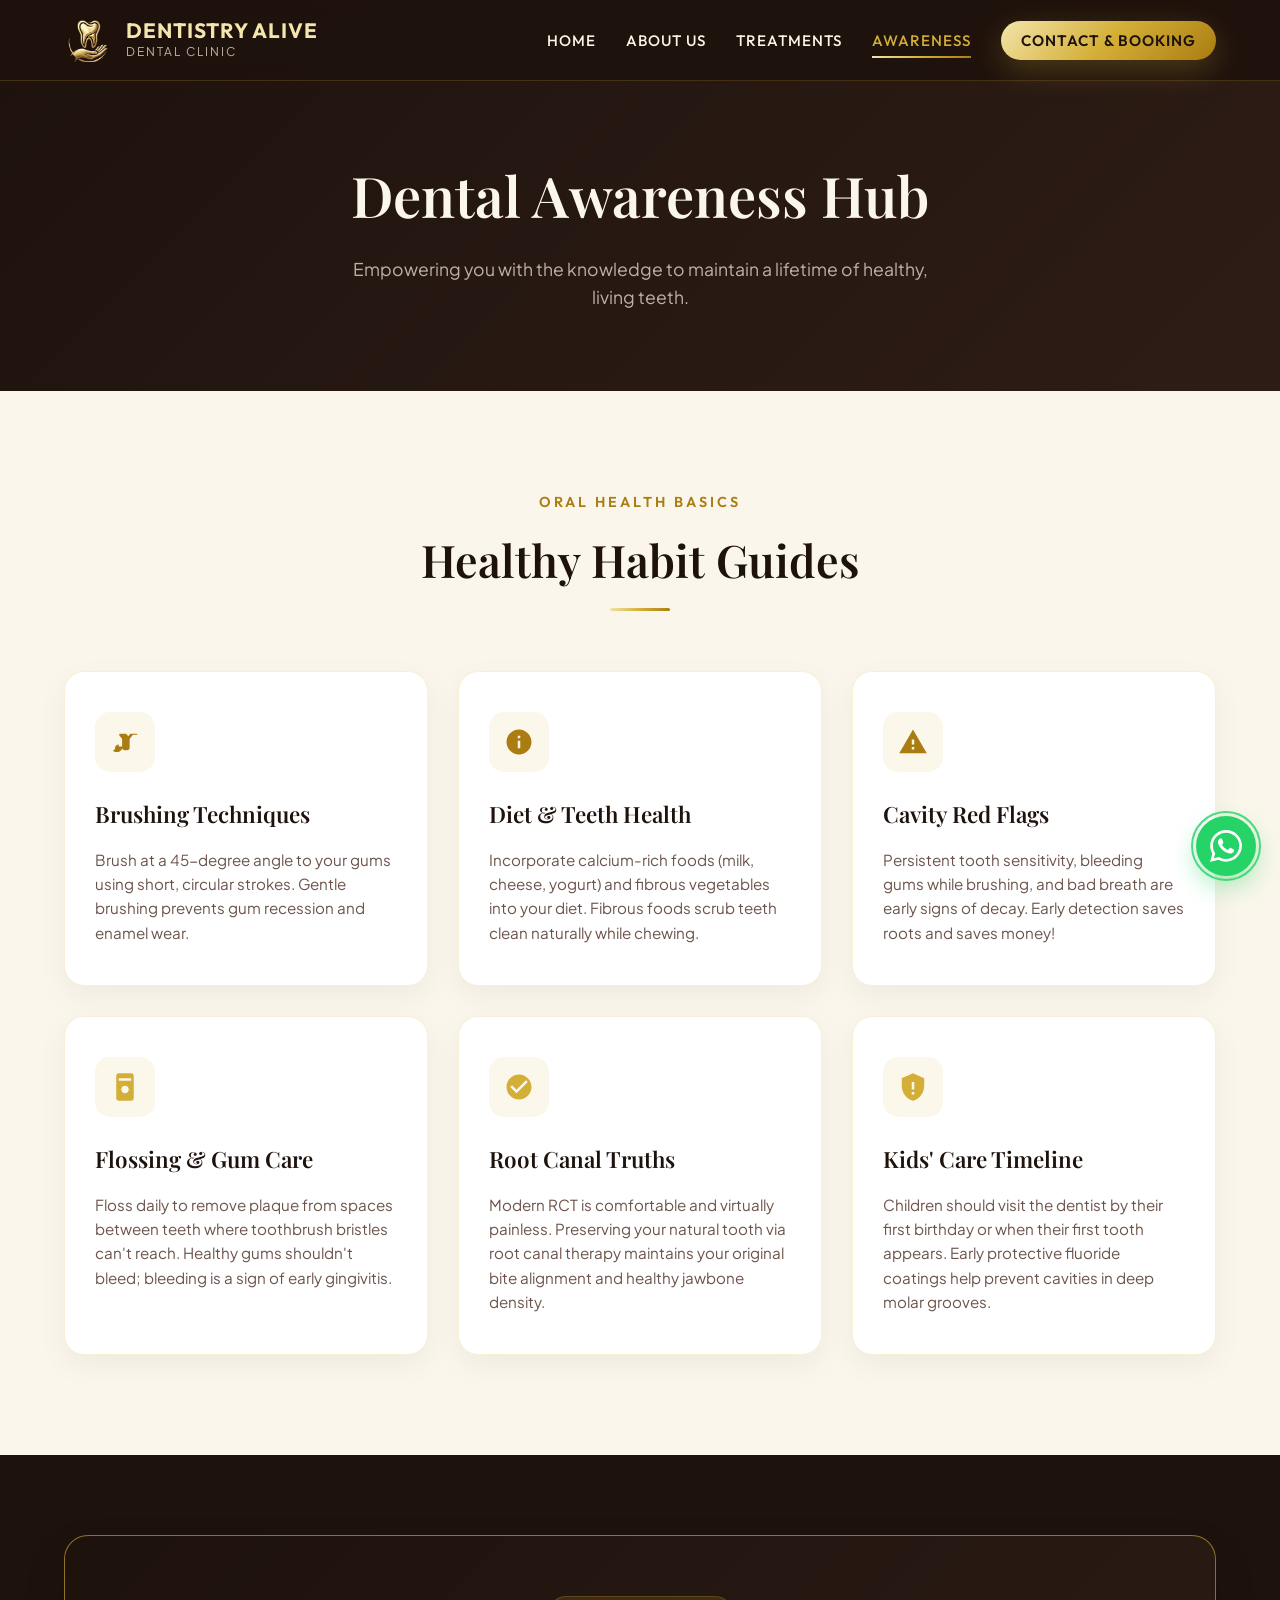
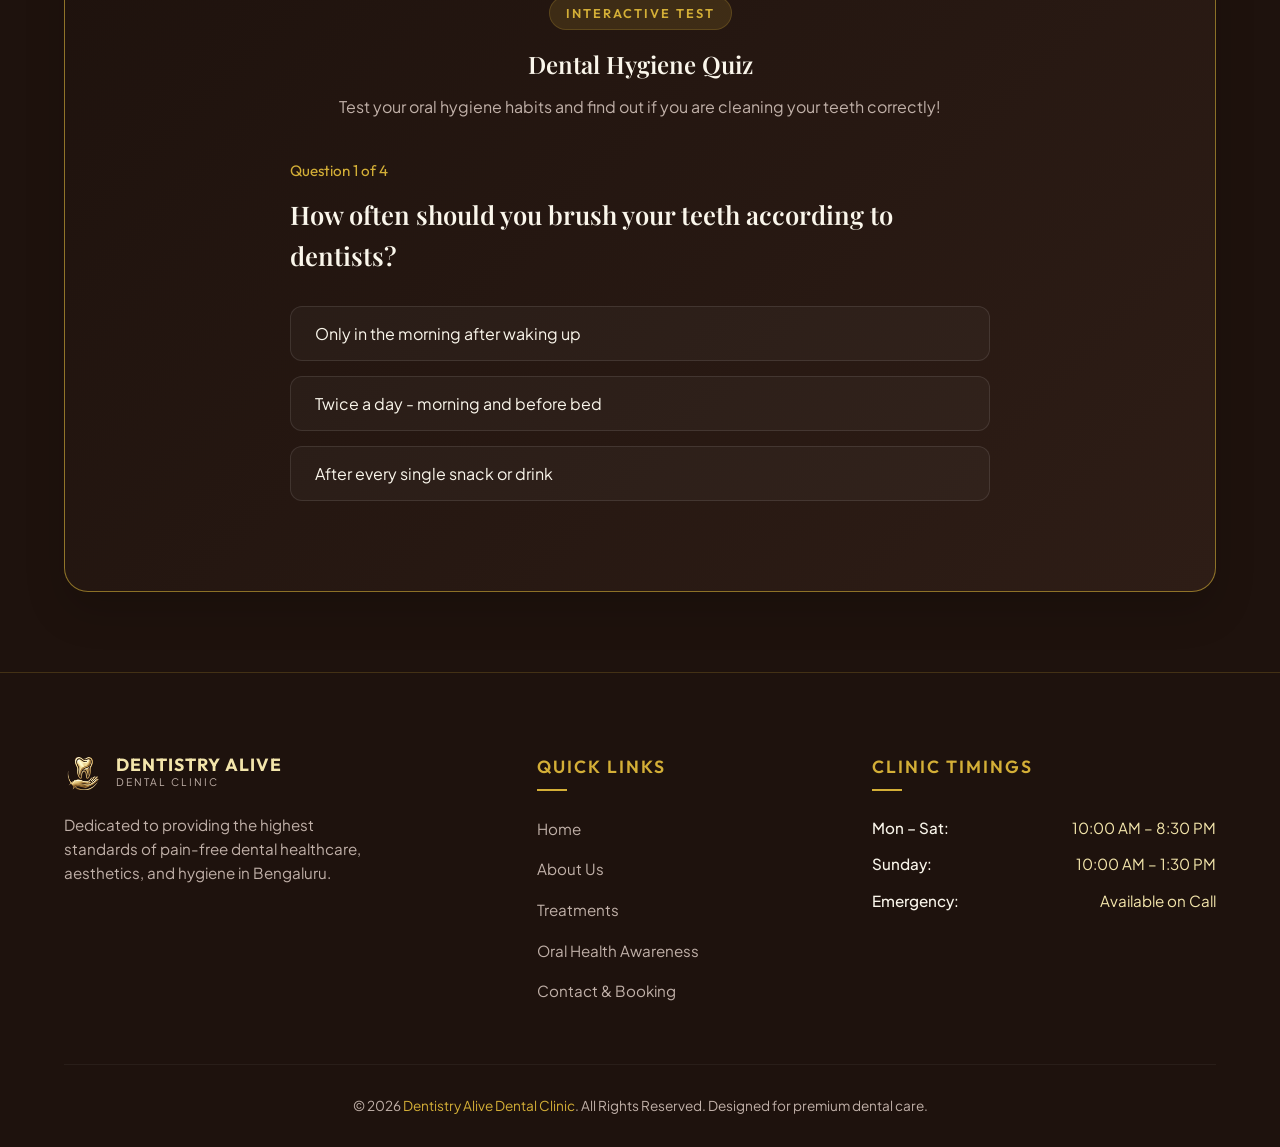
<file: awareness.html>
<!DOCTYPE html>
<html lang="en">
<head>
    <meta charset="UTF-8">
    <meta name="viewport" content="width=device-width, initial-scale=1.0">
    <title>Oral Health Awareness - Dentistry Alive Dental Clinic</title>
    <meta name="description" content="Discover useful dental health tips, brushing techniques, and take our interactive dental health quiz at Dentistry Alive Dental Clinic, Bengaluru.">
    
    <!-- Favicon -->
    <link rel="icon" type="image/png" href="images/logo.png">
    
    <!-- CSS Stylesheets -->
    <link rel="stylesheet" href="css/style.css">
</head>
<body>

    <!-- Header / Navigation -->
    <header id="header">
        <div class="container">
            <div class="nav-wrapper">
                <a href="index.html" class="logo-container" id="logoLink">
                    <!-- Inline SVG animated logo -->
                    <img class="logo-icon" src="images/logo.png" alt="Dentistry Alive Logo">
                    <div class="logo-text">
                        <span class="title">Dentistry Alive</span>
                        <span class="subtitle">Dental Clinic</span>
                    </div>
                </a>
                
                <button class="hamburger" id="hamburgerBtn" aria-label="Toggle menu" aria-expanded="false">
                    <span></span>
                    <span></span>
                    <span></span>
                </button>
                
                <ul class="nav-menu" id="navMenu">
                    <li><a href="index.html" class="nav-link">Home</a></li>
                    <li><a href="about.html" class="nav-link">About Us</a></li>
                    <li><a href="treatments.html" class="nav-link">Treatments</a></li>
                    <li><a href="awareness.html" class="nav-link">Awareness</a></li>
                    <li><a href="contact.html" class="nav-link nav-cta">Contact & Booking</a></li>
                </ul>
            </div>
        </div>
    </header>

    <!-- Subpage Hero -->
    <section class="subpage-hero">
        <div class="container">
            <h1>Dental Awareness Hub</h1>
            <p>Empowering you with the knowledge to maintain a lifetime of healthy, living teeth.</p>
        </div>
    </section>

    <!-- Dental Health Articles Grid -->
    <section class="section section-light">
        <div class="container">
            <div class="section-title-wrapper reveal reveal-text">
                <span class="section-subtitle">Oral Health Basics</span>
                <h2 class="section-title">Healthy Habit Guides</h2>
            </div>

            <div class="grid-3">
                <!-- Guide 1 -->
                <div class="card reveal reveal-photo">
                    <div class="card-icon">
                        <!-- Brushing technique SVG -->
                        <svg viewBox="0 0 24 24" xmlns="http://www.w3.org/2000/svg">
                            <path d="M7 14c-1.66 0-3 1.34-3 3 0 1.31-1.16 2-2 2 .92.62 2.24 1 3.5 1 2.5 0 4.5-2 4.5-4.5h-3zm15-7.73v-.02c0-.5-.4-.9-.9-.9h-4.3c-.3 0-.6.1-.8.4l-1.4 1.7-1.4-1.7c-.2-.3-.5-.4-.8-.4H8.2c-.5 0-.9.4-.9.9v.02c0 .3.1.6.4.8l2 2.5v7c0 1.1.9 2 2 2h2c1.1 0 2-.9 2-2v-7l2-2.5c.3-.2.4-.5.4-.8z"/>
                        </svg>
                    </div>
                    <h3 class="card-title">Brushing Techniques</h3>
                    <p class="card-desc">Brush at a 45-degree angle to your gums using short, circular strokes. Gentle brushing prevents gum recession and enamel wear.</p>
                </div>

                <!-- Guide 2 -->
                <div class="card reveal reveal-photo">
                    <div class="card-icon">
                        <!-- Apple/Food SVG -->
                        <svg viewBox="0 0 24 24" xmlns="http://www.w3.org/2000/svg">
                            <path d="M12 2C6.48 2 2 6.48 2 12s4.48 10 10 10 10-4.48 10-10S17.52 2 12 2zm1 15h-2v-6h2v6zm0-8h-2V7h2v2z"/>
                        </svg>
                    </div>
                    <h3 class="card-title">Diet & Teeth Health</h3>
                    <p class="card-desc">Incorporate calcium-rich foods (milk, cheese, yogurt) and fibrous vegetables into your diet. Fibrous foods scrub teeth clean naturally while chewing.</p>
                </div>

                <!-- Guide 3 -->
                <div class="card reveal reveal-photo">
                    <div class="card-icon">
                        <!-- Alert/Warning SVG -->
                        <svg viewBox="0 0 24 24" xmlns="http://www.w3.org/2000/svg">
                            <path d="M1 21h22L12 2 1 21zm12-3h-2v-2h2v2zm0-4h-2v-4h2v4z"/>
                        </svg>
                    </div>
                    <h3 class="card-title">Cavity Red Flags</h3>
                    <p class="card-desc">Persistent tooth sensitivity, bleeding gums while brushing, and bad breath are early signs of decay. Early detection saves roots and saves money!</p>
                </div>

                <!-- Guide 4 -->
                <div class="card reveal reveal-photo">
                    <div class="card-icon">
                        <!-- Floss / Line SVG -->
                        <svg viewBox="0 0 24 24" xmlns="http://www.w3.org/2000/svg">
                            <path d="M17 1H7c-1.1 0-2 .9-2 2v18c0 1.1.9 2 2 2h10c1.1 0 2-.9 2-2V3c0-1.1-.9-2-2-2zm-5 16c-1.66 0-3-1.34-3-3s1.34-3 3-3 3 1.34 3 3-1.34 3-3 3zm5-10H7V5h10v2z" fill="var(--accent-gold)"/>
                        </svg>
                    </div>
                    <h3 class="card-title">Flossing & Gum Care</h3>
                    <p class="card-desc">Floss daily to remove plaque from spaces between teeth where toothbrush bristles can't reach. Healthy gums shouldn't bleed; bleeding is a sign of early gingivitis.</p>
                </div>

                <!-- Guide 5 -->
                <div class="card reveal reveal-photo">
                    <div class="card-icon">
                        <!-- Smile check SVG -->
                        <svg viewBox="0 0 24 24" xmlns="http://www.w3.org/2000/svg">
                            <path d="M12 2C6.48 2 2 6.48 2 12s4.48 10 10 10 10-4.48 10-10S17.52 2 12 2zm-2 15l-5-5 1.41-1.41L10 14.17l7.59-7.59L19 8l-9 9z" fill="var(--accent-gold)"/>
                        </svg>
                    </div>
                    <h3 class="card-title">Root Canal Truths</h3>
                    <p class="card-desc">Modern RCT is comfortable and virtually painless. Preserving your natural tooth via root canal therapy maintains your original bite alignment and healthy jawbone density.</p>
                </div>

                <!-- Guide 6 -->
                <div class="card reveal reveal-photo">
                    <div class="card-icon">
                        <!-- Kids Shield SVG -->
                        <svg viewBox="0 0 24 24" xmlns="http://www.w3.org/2000/svg">
                            <path d="M12 1L3 5v6c0 5.55 3.84 10.74 9 12 5.16-1.26 9-6.45 9-12V5l-9-4zm-1 15h2v2h-2v-2zm0-8h2v6h-2V8z" fill="var(--accent-gold)"/>
                        </svg>
                    </div>
                    <h3 class="card-title">Kids' Care Timeline</h3>
                    <p class="card-desc">Children should visit the dentist by their first birthday or when their first tooth appears. Early protective fluoride coatings help prevent cavities in deep molar grooves.</p>
                </div>
            </div>
        </div>
    </section>

    <!-- Quiz Section -->
    <section class="section section-dark" style="padding-top: 80px; padding-bottom: 80px;">
        <div class="container">
            <div class="quiz-section reveal reveal-photo">
                
                <!-- Main Quiz Board -->
                <div class="quiz-container" id="quizBox">
                    <div class="quiz-header">
                        <span class="quiz-badge">Interactive Test</span>
                        <h2>Dental Hygiene Quiz</h2>
                        <p style="color: var(--text-muted-light); margin-top: 10px;">Test your oral hygiene habits and find out if you are cleaning your teeth correctly!</p>
                    </div>

                    <div class="quiz-question-box">
                        <div class="quiz-question-num">Question 1 of 4</div>
                        <h3 class="quiz-question">How often should you brush your teeth according to dentists?</h3>
                    </div>

                    <div class="quiz-options">
                        <!-- Will be dynamically injected by JS -->
                    </div>

                    <div class="quiz-explanation">
                        <h4>Dr.'s Explanation:</h4>
                        <p></p>
                    </div>

                    <div class="quiz-actions">
                        <div></div> <!-- spacing -->
                        <button class="btn btn-primary" id="nextQuestionBtn" style="display: none; padding: 10px 25px;">Next Question</button>
                    </div>
                </div>

                <!-- Score Board Panel (Hidden by default) -->
                <div class="quiz-container quiz-score-panel" id="scorePanel">
                    <div class="quiz-header">
                        <span class="quiz-badge">Result</span>
                        <h2>Your Score</h2>
                    </div>

                    <div class="quiz-score-circle">
                        <span class="quiz-score-num" id="scoreNum">0/0</span>
                        <span class="quiz-score-lbl">Correct answers</span>
                    </div>

                    <p style="max-width: 500px; margin: 0 auto 30px auto; color: var(--text-muted-light);">
                        Great job completing the quiz! Regular checkups are also key. Keep your teeth active, strong, and alive!
                    </p>

                    <button class="btn btn-primary" id="restartQuizBtn">Take Quiz Again</button>
                </div>

            </div>
        </div>
    </section>

    <!-- Footer -->
    <footer>
        <div class="container">
            <div class="footer-grid">
                <div class="footer-brand">
                    <a href="index.html" class="logo-container" style="margin-bottom: 20px;">
                        <img class="logo-icon" src="images/logo.png" alt="Dentistry Alive Logo" style="width: 40px; height: 40px;">
                        <div class="logo-text">
                            <span class="title" style="font-size: 1.1rem;">Dentistry Alive</span>
                            <span class="subtitle" style="font-size: 0.65rem;">Dental Clinic</span>
                        </div>
                    </a>
                    <p>Dedicated to providing the highest standards of pain-free dental healthcare, aesthetics, and hygiene in Bengaluru.</p>
                </div>
                
                <div>
                    <h3 class="footer-title">Quick Links</h3>
                    <ul class="footer-links">
                        <li><a href="index.html">Home</a></li>
                        <li><a href="about.html">About Us</a></li>
                        <li><a href="treatments.html">Treatments</a></li>
                        <li><a href="awareness.html">Oral Health Awareness</a></li>
                        <li><a href="contact.html">Contact & Booking</a></li>
                    </ul>
                </div>
                
                <div>
                    <h3 class="footer-title">Clinic Timings</h3>
                    <ul class="footer-hours-list">
                        <li><span class="day">Mon – Sat:</span> <span class="time">10:00 AM – 8:30 PM</span></li>
                        <li><span class="day">Sunday:</span> <span class="time">10:00 AM – 1:30 PM</span></li>
                        <li><span class="day">Emergency:</span> <span class="time">Available on Call</span></li>
                    </ul>
                </div>
            </div>
            
            <div class="footer-bottom">
                <p>&copy; 2026 <span>Dentistry Alive Dental Clinic</span>. All Rights Reserved. Designed for premium dental care.</p>
            </div>
        </div>
    </footer>

    <!-- Scripts -->
    <script src="js/main.js"></script>
    <script src="js/logo-anim.js"></script>
    <script src="js/awareness-quiz.js"></script>
</body>
</html>
</file>
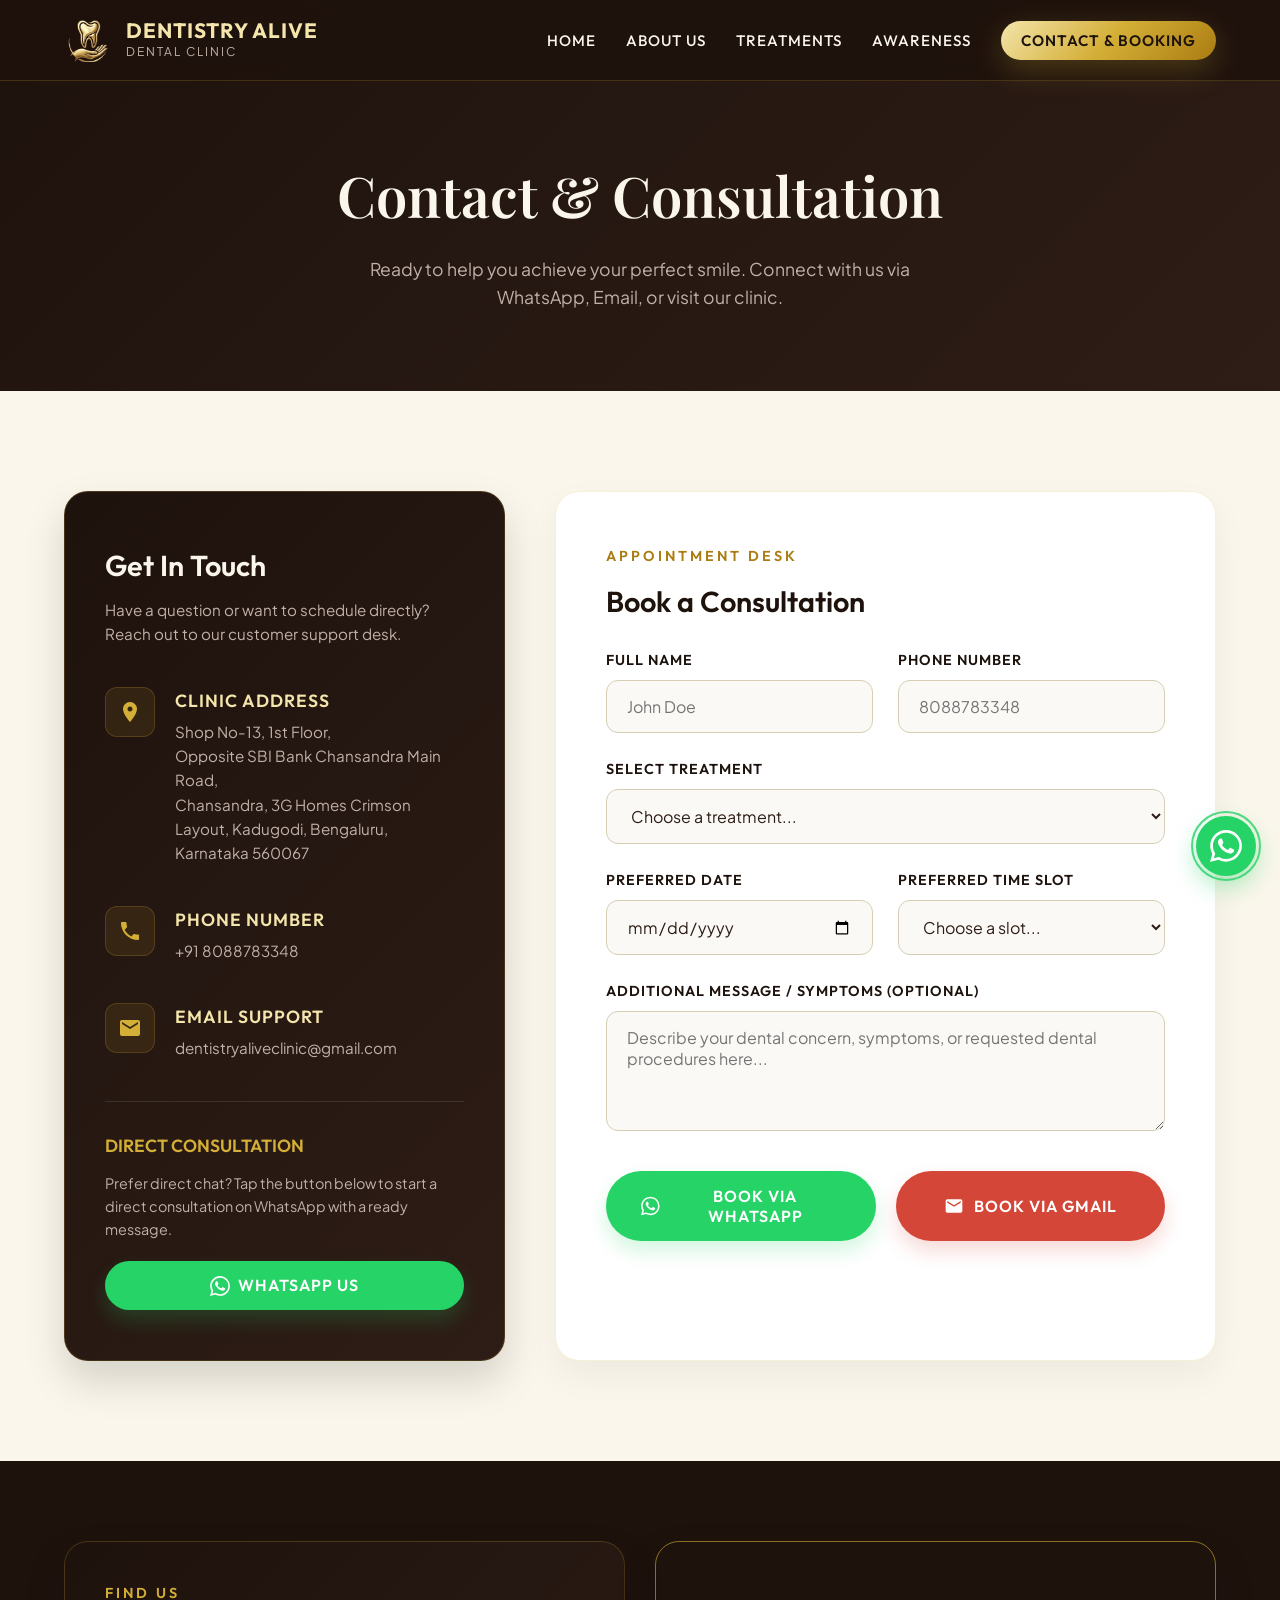
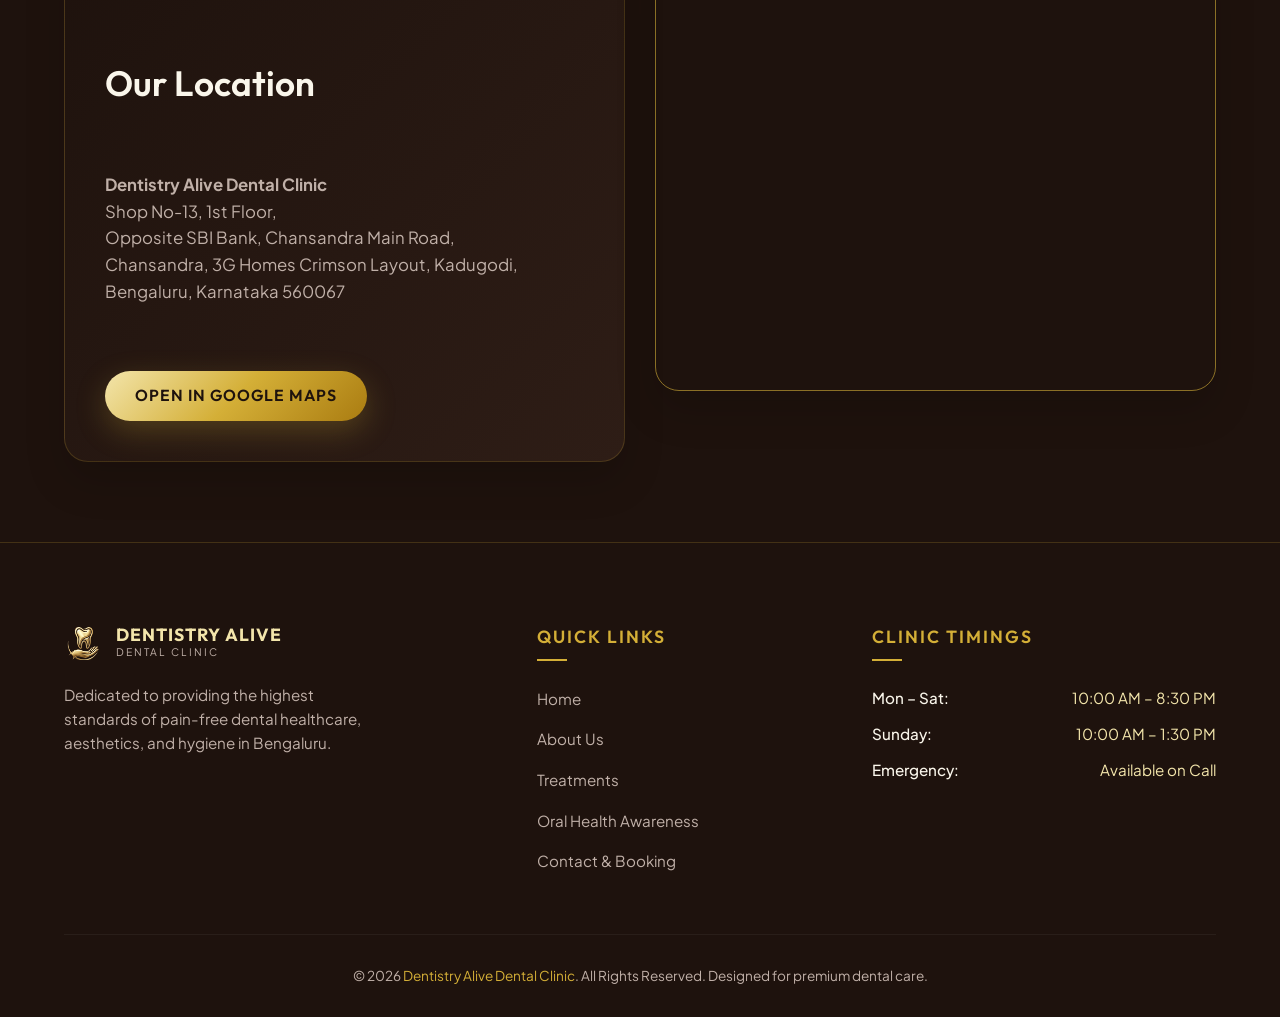
<file: contact.html>
<!DOCTYPE html>
<html lang="en">
<head>
    <meta charset="UTF-8">
    <meta name="viewport" content="width=device-width, initial-scale=1.0">
    <title>Contact & Booking - Dentistry Alive Dental Clinic</title>
    <meta name="description" content="Book your dental appointment online at Dentistry Alive Dental Clinic, Bengaluru. Contact us via WhatsApp, Email, or visit us in Chansandra.">
    
    <!-- Favicon -->
    <link rel="icon" type="image/png" href="images/logo.png">
    
    <!-- CSS Stylesheets -->
    <link rel="stylesheet" href="css/style.css">
</head>
<body>

    <!-- Header / Navigation -->
    <header id="header">
        <div class="container">
            <div class="nav-wrapper">
                <a href="index.html" class="logo-container" id="logoLink">
                    <!-- Inline SVG animated logo -->
                    <img class="logo-icon" src="images/logo.png" alt="Dentistry Alive Logo">
                    <div class="logo-text">
                        <span class="title">Dentistry Alive</span>
                        <span class="subtitle">Dental Clinic</span>
                    </div>
                </a>
                
                <button class="hamburger" id="hamburgerBtn" aria-label="Toggle menu" aria-expanded="false">
                    <span></span>
                    <span></span>
                    <span></span>
                </button>
                
                <ul class="nav-menu" id="navMenu">
                    <li><a href="index.html" class="nav-link">Home</a></li>
                    <li><a href="about.html" class="nav-link">About Us</a></li>
                    <li><a href="treatments.html" class="nav-link">Treatments</a></li>
                    <li><a href="awareness.html" class="nav-link">Awareness</a></li>
                    <li><a href="contact.html" class="nav-link nav-cta">Contact & Booking</a></li>
                </ul>
            </div>
        </div>
    </header>

    <!-- Subpage Hero -->
    <section class="subpage-hero">
        <div class="container">
            <h1>Contact & Consultation</h1>
            <p>Ready to help you achieve your perfect smile. Connect with us via WhatsApp, Email, or visit our clinic.</p>
        </div>
    </section>

    <!-- Contact & Booking Section -->
    <section class="section section-light">
        <div class="container">
            <div class="contact-grid">
                
                <!-- Left Panel: Info -->
                <div class="contact-info-panel reveal reveal-text">
                    <div>
                        <h2 style="font-size: 1.8rem; color: var(--text-light); margin-bottom: 10px; font-family: var(--font-accent);">Get In Touch</h2>
                        <p style="color: var(--text-muted-light); font-size: 0.95rem;">Have a question or want to schedule directly? Reach out to our customer support desk.</p>
                    </div>

                    <!-- Contact Details List -->
                    <div class="info-item">
                        <div class="info-icon">
                            <!-- Location Pin SVG -->
                            <svg viewBox="0 0 24 24" xmlns="http://www.w3.org/2000/svg">
                                <path d="M12 2C8.13 2 5 5.13 5 9c0 5.25 7 13 7 13s7-7.75 7-13c0-3.87-3.13-7-7-7zm0 9.5c-1.38 0-2.5-1.12-2.5-2.5s1.12-2.5 2.5-2.5 2.5 1.12 2.5 2.5-1.12 2.5-2.5 2.5z"/>
                            </svg>
                        </div>
                        <div class="info-details">
                            <h3>Clinic Address</h3>
                            <p>Shop No-13, 1st Floor,<br>Opposite SBI Bank Chansandra Main Road,<br>Chansandra, 3G Homes Crimson Layout, Kadugodi, Bengaluru, Karnataka 560067</p>
                        </div>
                    </div>

                    <div class="info-item">
                        <div class="info-icon">
                            <!-- Phone SVG -->
                            <svg viewBox="0 0 24 24" xmlns="http://www.w3.org/2000/svg">
                                <path d="M6.62 10.79c1.44 2.83 3.76 5.14 6.59 6.59l2.2-2.2c.27-.27.67-.36 1.01-.24 1.12.37 2.33.57 3.57.57.55 0 1 .45 1 1V20c0 .55-.45 1-1 1-9.39 0-17-7.61-17-17 0-.55.45-1 1-1h3.5c.55 0 1 .45 1 1 0 1.25.2 2.45.57 3.57.11.35.03.74-.25 1.02l-2.2 2.2z"/>
                            </svg>
                        </div>
                        <div class="info-details">
                            <h3>Phone Number</h3>
                            <p><a href="tel:8088783348">+91 8088783348</a></p>
                        </div>
                    </div>

                    <div class="info-item">
                        <div class="info-icon">
                            <!-- Mail SVG -->
                            <svg viewBox="0 0 24 24" xmlns="http://www.w3.org/2000/svg">
                                <path d="M20 4H4c-1.1 0-1.99.9-1.99 2L2 18c0 1.1.9 2 2 2h16c1.1 0 2-.9 2-2V6c0-1.1-.9-2-2-2zm0 4l-8 5-8-5V6l8 5 8-5v2z"/>
                            </svg>
                        </div>
                        <div class="info-details">
                            <h3>Email Support</h3>
                            <p><a href="mailto:dentistryaliveclinic@gmail.com">dentistryaliveclinic@gmail.com</a></p>
                        </div>
                    </div>

                    <!-- Direct WhatsApp Consultation CTA -->
                    <div style="border-top: 1px solid rgba(255,255,255,0.1); padding-top: 30px;">
                        <h4 style="color: var(--accent-gold); margin-bottom: 12px; font-family: var(--font-accent); font-size: 1.1rem; text-transform: uppercase;">Direct Consultation</h4>
                        <p style="color: var(--text-muted-light); font-size: 0.9rem; margin-bottom: 20px;">Prefer direct chat? Tap the button below to start a direct consultation on WhatsApp with a ready message.</p>
                        <a href="https://wa.me/918088783348?text=Hello%20Dentistry%20Alive%20Clinic!%20I'd%20like%20to%20know%20more%20about%20your%20consultations." target="_blank" rel="noopener noreferrer" class="btn btn-whatsapp-book" style="width: 100%; justify-content: center; padding: 12px;">
                            <svg viewBox="0 0 24 24" xmlns="http://www.w3.org/2000/svg" style="width:20px; height:20px; fill:white; margin-right:8px;">
                                <path d="M17.472 14.382c-.297-.149-1.758-.867-2.03-.967-.273-.099-.471-.148-.67.15-.197.297-.767.966-.94 1.164-.173.199-.347.223-.644.075-.297-.15-1.255-.463-2.39-1.475-.883-.788-1.48-1.761-1.653-2.059-.173-.297-.018-.458.13-.606.134-.133.298-.347.446-.52.149-.174.198-.298.298-.497.099-.198.05-.371-.025-.52-.075-.149-.669-1.612-.916-2.207-.242-.579-.487-.5-.669-.51-.173-.008-.371-.01-.57-.01-.198 0-.52.074-.792.372-.272.297-1.04 1.016-1.04 2.479 0 1.462 1.065 2.875 1.213 3.074.149.198 2.096 3.2 5.077 4.487.709.306 1.262.489 1.694.625.712.227 1.36.195 1.871.118.571-.085 1.758-.719 2.006-1.413.248-.694.248-1.289.173-1.413-.074-.124-.272-.198-.57-.347m-5.421 7.403h-.004a9.87 9.87 0 01-5.031-1.378l-.361-.214-3.741.982.998-3.648-.235-.374a9.86 9.86 0 01-1.51-5.26c.001-5.45 4.436-9.884 9.888-9.884 2.64 0 5.122 1.03 6.988 2.898a9.825 9.825 0 012.893 6.994c-.003 5.45-4.437 9.884-9.885 9.884m8.413-18.297A11.815 11.815 0 0012.05 0C5.495 0 .16 5.335.157 11.892c0 2.096.547 4.142 1.588 5.945L0 24l6.335-1.662c1.746.953 3.71 1.458 5.704 1.46h.005c6.554 0 11.89-5.335 11.893-11.893a11.821 11.821 0 00-3.48-8.413z"/>
                            </svg>
                            WhatsApp Us
                        </a>
                    </div>
                </div>

                <!-- Right Panel: Form -->
                <div class="booking-card reveal reveal-photo">
                    <span class="section-subtitle" style="display:inline-block; margin-bottom: 10px;">Appointment Desk</span>
                    <h2 style="font-size: 1.8rem; color: var(--primary-dark); margin-bottom: 25px; font-family: var(--font-accent);">Book a Consultation</h2>
                    
                    <form class="booking-form" id="bookingForm" novalidate>
                        <div class="form-group">
                            <label for="name" class="form-label">Full Name</label>
                            <input type="text" id="name" class="form-control" placeholder="John Doe" required>
                        </div>

                        <div class="form-group">
                            <label for="phone" class="form-label">Phone Number</label>
                            <input type="tel" id="phone" class="form-control" placeholder="8088783348" required>
                        </div>

                        <div class="form-group form-full-width">
                            <label for="treatment" class="form-label">Select Treatment</label>
                            <select id="treatment" class="form-control" required>
                                <option value="" disabled selected>Choose a treatment...</option>
                                <option value="general">General Dentistry (Cleaning & Checkups)</option>
                                <option value="root-canal">Root Canal Therapy (RCT)</option>
                                <option value="implants">Dental Implants & Prosthetics</option>
                                <option value="braces">Orthodontics (Braces / Aligners)</option>
                                <option value="cosmetic">Cosmetic (Teeth Whitening / Veneers)</option>
                                <option value="pediatric">Pediatric (Kids) Dentistry</option>
                                <option value="other">Other Concern</option>
                            </select>
                        </div>

                        <div class="form-group">
                            <label for="date" class="form-label">Preferred Date</label>
                            <input type="date" id="date" class="form-control" required>
                        </div>

                        <div class="form-group">
                            <label for="time" class="form-label">Preferred Time Slot</label>
                            <select id="time" class="form-control" required>
                                <option value="" disabled selected>Choose a slot...</option>
                                <option value="Morning (10:00 AM – 1:30 PM)">Morning (10:00 AM – 1:30 PM)</option>
                                <option value="Afternoon (2:30 PM – 5:00 PM)">Afternoon (2:30 PM – 5:00 PM)</option>
                                <option value="Evening (5:00 PM – 8:30 PM)">Evening (5:00 PM – 8:30 PM)</option>
                            </select>
                        </div>

                        <div class="form-group form-full-width">
                            <label for="message" class="form-label">Additional Message / Symptoms (Optional)</label>
                            <textarea id="message" class="form-control" placeholder="Describe your dental concern, symptoms, or requested dental procedures here..."></textarea>
                        </div>

                        <div class="form-actions">
                            <button type="submit" id="btnWhatsAppBook" class="btn btn-whatsapp-book">
                                <svg viewBox="0 0 24 24" xmlns="http://www.w3.org/2000/svg">
                                    <path d="M17.472 14.382c-.297-.149-1.758-.867-2.03-.967-.273-.099-.471-.148-.67.15-.197.297-.767.966-.94 1.164-.173.199-.347.223-.644.075-.297-.15-1.255-.463-2.39-1.475-.883-.788-1.48-1.761-1.653-2.059-.173-.297-.018-.458.13-.606.134-.133.298-.347.446-.52.149-.174.198-.298.298-.497.099-.198.05-.371-.025-.52-.075-.149-.669-1.612-.916-2.207-.242-.579-.487-.5-.669-.51-.173-.008-.371-.01-.57-.01-.198 0-.52.074-.792.372-.272.297-1.04 1.016-1.04 2.479 0 1.462 1.065 2.875 1.213 3.074.149.198 2.096 3.2 5.077 4.487.709.306 1.262.489 1.694.625.712.227 1.36.195 1.871.118.571-.085 1.758-.719 2.006-1.413.248-.694.248-1.289.173-1.413-.074-.124-.272-.198-.57-.347m-5.421 7.403h-.004a9.87 9.87 0 01-5.031-1.378l-.361-.214-3.741.982.998-3.648-.235-.374a9.86 9.86 0 01-1.51-5.26c.001-5.45 4.436-9.884 9.888-9.884 2.64 0 5.122 1.03 6.988 2.898a9.825 9.825 0 012.893 6.994c-.003 5.45-4.437 9.884-9.885 9.884m8.413-18.297A11.815 11.815 0 0012.05 0C5.495 0 .16 5.335.157 11.892c0 2.096.547 4.142 1.588 5.945L0 24l6.335-1.662c1.746.953 3.71 1.458 5.704 1.46h.005c6.554 0 11.89-5.335 11.893-11.893a11.821 11.821 0 00-3.48-8.413z"/>
                                </svg>
                                Book via WhatsApp
                            </button>
                            <button type="submit" id="btnGmailBook" class="btn btn-gmail-book">
                                <svg viewBox="0 0 24 24" xmlns="http://www.w3.org/2000/svg">
                                    <path d="M20 4H4c-1.1 0-1.99.9-1.99 2L2 18c0 1.1.9 2 2 2h16c1.1 0 2-.9 2-2V6c0-1.1-.9-2-2-2zm0 4l-8 5-8-5V6l8 5 8-5v2z"/>
                                </svg>
                                Book via Gmail
                            </button>
                        </div>
                    </form>
                </div>

            </div>
        </div>
    </section>

    <!-- Map Section at ending of Contact Page -->
    <section class="section section-dark" style="padding: 80px 0;">
        <div class="container">
            <div class="grid-2" style="align-items: stretch; gap: 30px;">
                <div class="contact-info-panel" style="padding: 40px; display: flex; flex-direction: column; justify-content: center; height: 100%;">
                    <span class="section-subtitle" style="color: var(--accent-gold); text-align: left; margin-bottom: 10px;">Find Us</span>
                    <h2 style="font-size: 2.2rem; color: var(--text-light); margin-bottom: 20px; font-family: var(--font-accent); text-align: left;">Our Location</h2>
                    <p style="color: var(--text-muted-light); margin-bottom: 25px; font-size: 1.05rem; line-height: 1.6;">
                        <strong>Dentistry Alive Dental Clinic</strong><br>
                        Shop No-13, 1st Floor,<br>
                        Opposite SBI Bank, Chansandra Main Road,<br>
                        Chansandra, 3G Homes Crimson Layout, Kadugodi, Bengaluru, Karnataka 560067
                    </p>
                    <a href="https://maps.app.goo.gl/VmShWHkxn45upqMF8" target="_blank" rel="noopener noreferrer" class="btn btn-primary" style="align-self: flex-start; padding: 12px 30px; text-decoration: none;">
                        Open in Google Maps
                    </a>
                </div>
                <div style="border-radius: 24px; overflow: hidden; border: var(--border-gold-bright); box-shadow: var(--shadow-premium); height: 450px;">
                    <iframe 
                        src="https://maps.google.com/maps?q=Dentistry%20Alive%20Dental%20Clinic,%20opposite%20SBI%20Bank%20Chansandra%20main%20road,%20Kadugodi,%20Bengaluru&t=&z=16&ie=UTF8&iwloc=&output=embed" 
                        width="100%" 
                        height="100%" 
                        style="border:0;" 
                        allowfullscreen="" 
                        loading="lazy">
                    </iframe>
                </div>
            </div>
        </div>
    </section>

    <!-- Footer -->
    <footer>
        <div class="container">
            <div class="footer-grid">
                <div class="footer-brand">
                    <a href="index.html" class="logo-container" style="margin-bottom: 20px;">
                        <img class="logo-icon" src="images/logo.png" alt="Dentistry Alive Logo" style="width: 40px; height: 40px;">
                        <div class="logo-text">
                            <span class="title" style="font-size: 1.1rem;">Dentistry Alive</span>
                            <span class="subtitle" style="font-size: 0.65rem;">Dental Clinic</span>
                        </div>
                    </a>
                    <p>Dedicated to providing the highest standards of pain-free dental healthcare, aesthetics, and hygiene in Bengaluru.</p>
                </div>
                
                <div>
                    <h3 class="footer-title">Quick Links</h3>
                    <ul class="footer-links">
                        <li><a href="index.html">Home</a></li>
                        <li><a href="about.html">About Us</a></li>
                        <li><a href="treatments.html">Treatments</a></li>
                        <li><a href="awareness.html">Oral Health Awareness</a></li>
                        <li><a href="contact.html">Contact & Booking</a></li>
                    </ul>
                </div>
                
                <div>
                    <h3 class="footer-title">Clinic Timings</h3>
                    <ul class="footer-hours-list">
                        <li><span class="day">Mon – Sat:</span> <span class="time">10:00 AM – 8:30 PM</span></li>
                        <li><span class="day">Sunday:</span> <span class="time">10:00 AM – 1:30 PM</span></li>
                        <li><span class="day">Emergency:</span> <span class="time">Available on Call</span></li>
                    </ul>
                </div>
            </div>
            
            <div class="footer-bottom">
                <p>&copy; 2026 <span>Dentistry Alive Dental Clinic</span>. All Rights Reserved. Designed for premium dental care.</p>
            </div>
        </div>
    </footer>

    <!-- Scripts -->
    <script src="js/main.js"></script>
    <script src="js/logo-anim.js"></script>
    <script src="js/booking.js"></script>
</body>
</html>
</file>
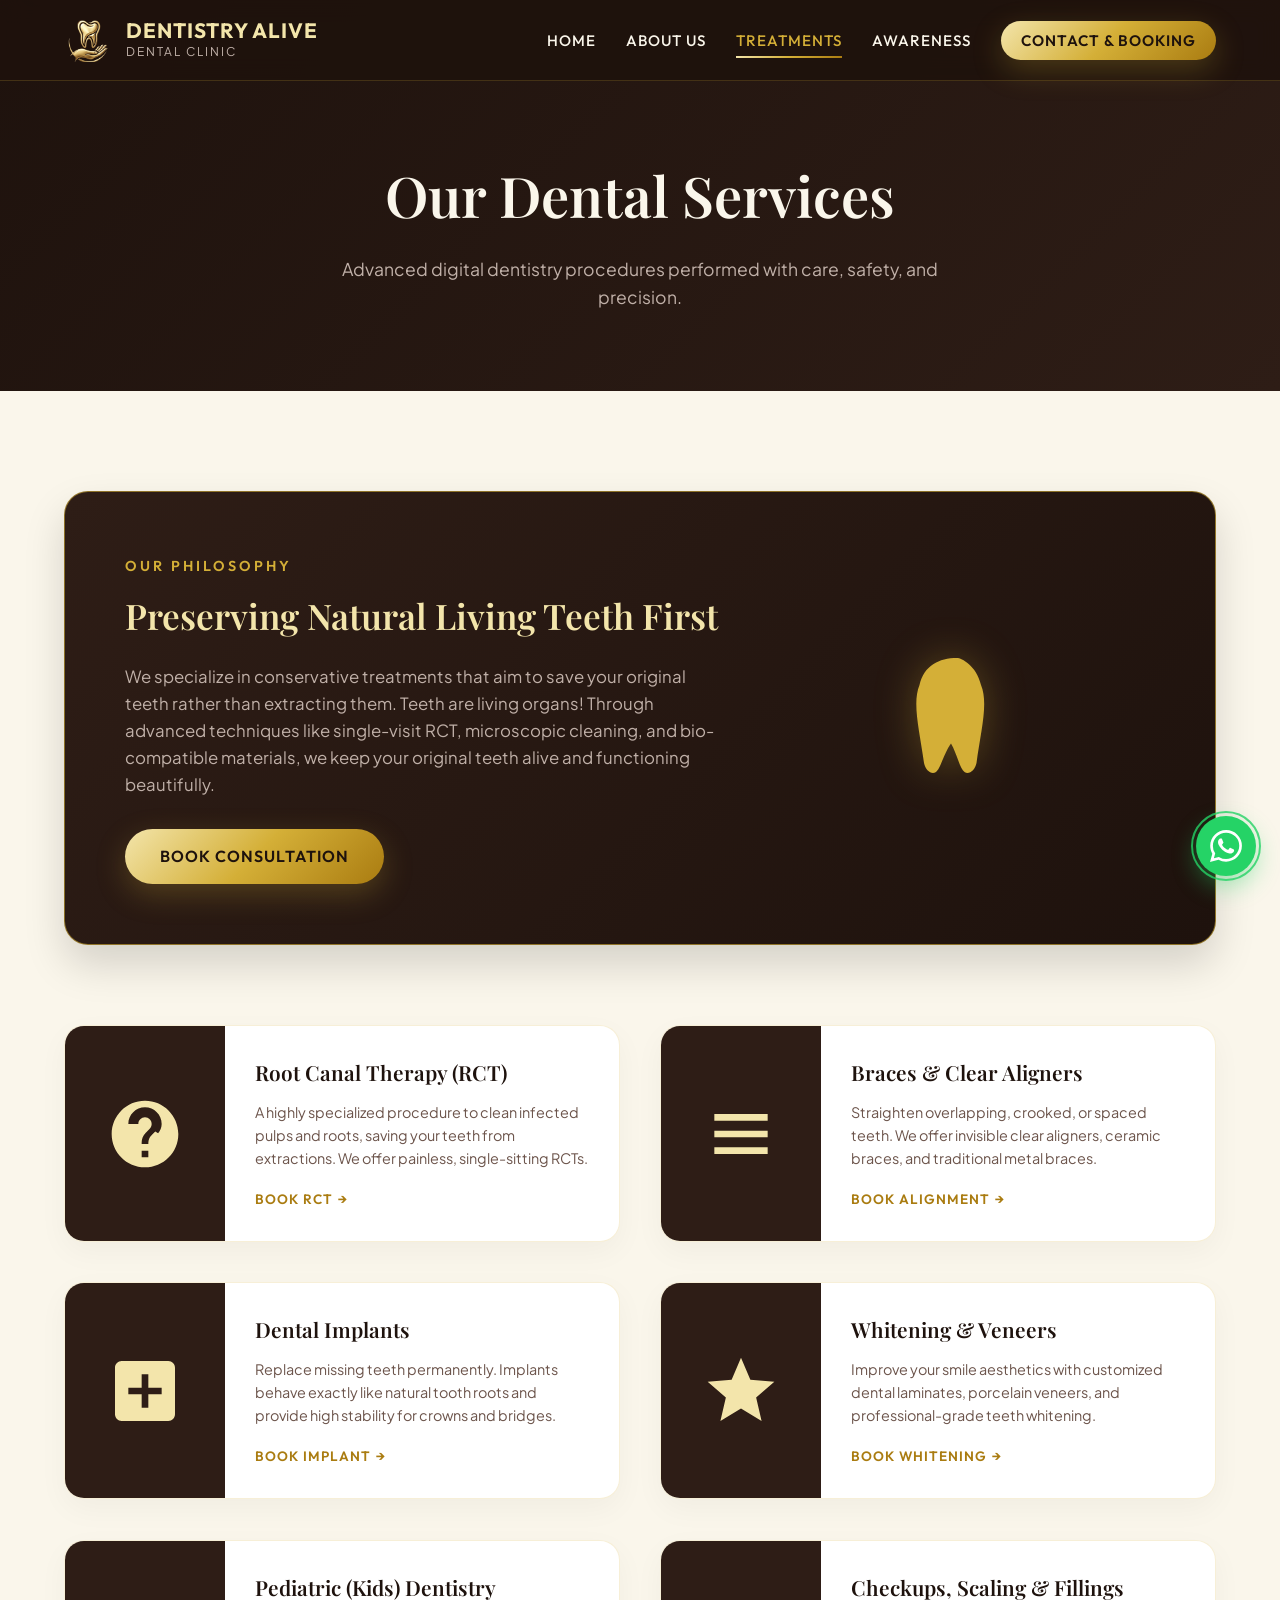
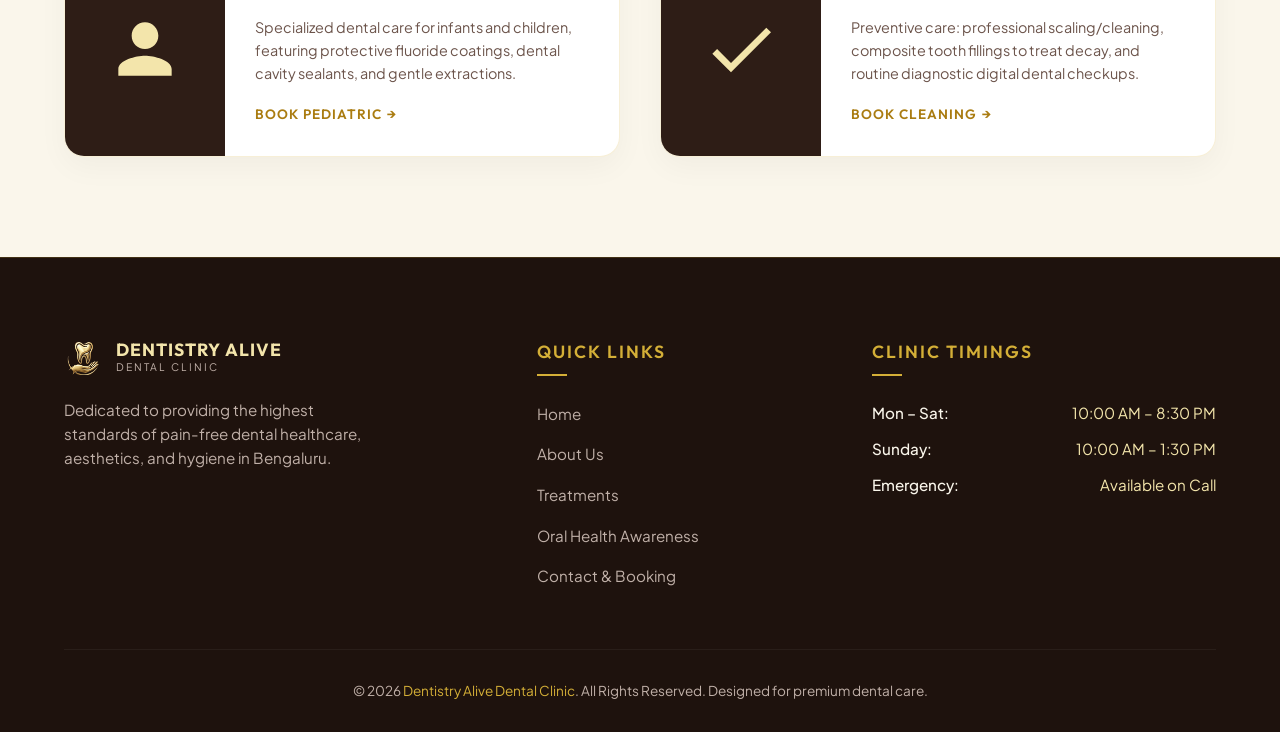
<file: treatments.html>
<!DOCTYPE html>
<html lang="en">
<head>
    <meta charset="UTF-8">
    <meta name="viewport" content="width=device-width, initial-scale=1.0">
    <title>Dental Treatments - Dentistry Alive Dental Clinic</title>
    <meta name="description" content="Explore our dental treatments at Dentistry Alive Dental Clinic: Root Canals, Dental Implants, Clear Aligners, Teeth Whitening, Pediatric Dentistry, and checkups.">
    
    <!-- Favicon -->
    <link rel="icon" type="image/png" href="images/logo.png">
    
    <!-- CSS Stylesheets -->
    <link rel="stylesheet" href="css/style.css">
</head>
<body>

    <!-- Header / Navigation -->
    <header id="header">
        <div class="container">
            <div class="nav-wrapper">
                <a href="index.html" class="logo-container" id="logoLink">
                    <!-- Inline SVG animated logo -->
                    <img class="logo-icon" src="images/logo.png" alt="Dentistry Alive Logo">
                    <div class="logo-text">
                        <span class="title">Dentistry Alive</span>
                        <span class="subtitle">Dental Clinic</span>
                    </div>
                </a>
                
                <button class="hamburger" id="hamburgerBtn" aria-label="Toggle menu" aria-expanded="false">
                    <span></span>
                    <span></span>
                    <span></span>
                </button>
                
                <ul class="nav-menu" id="navMenu">
                    <li><a href="index.html" class="nav-link">Home</a></li>
                    <li><a href="about.html" class="nav-link">About Us</a></li>
                    <li><a href="treatments.html" class="nav-link">Treatments</a></li>
                    <li><a href="awareness.html" class="nav-link">Awareness</a></li>
                    <li><a href="contact.html" class="nav-link nav-cta">Contact & Booking</a></li>
                </ul>
            </div>
        </div>
    </header>

    <!-- Subpage Hero -->
    <section class="subpage-hero">
        <div class="container">
            <h1>Our Dental Services</h1>
            <p>Advanced digital dentistry procedures performed with care, safety, and precision.</p>
        </div>
    </section>

    <!-- Main Treatments Showcase -->
    <section class="section section-light">
        <div class="container">
            
            <!-- Hero Card: Conservative Focus -->
            <div class="treatment-hero-card reveal reveal-photo">
                <div class="treatment-hero-flex">
                    <div class="treatment-hero-text">
                        <span class="section-subtitle" style="color: var(--accent-gold); display: inline-block; margin-bottom: 10px;">Our Philosophy</span>
                        <h2>Preserving Natural Living Teeth First</h2>
                        <p>
                            We specialize in conservative treatments that aim to save your original teeth rather than extracting them. Teeth are living organs! Through advanced techniques like single-visit RCT, microscopic cleaning, and bio-compatible materials, we keep your original teeth alive and functioning beautifully.
                        </p>
                        <a href="contact.html" class="btn btn-primary">Book Consultation</a>
                    </div>
                    <div class="treatment-hero-icon">
                        <!-- Tooth vector icon -->
                        <svg viewBox="0 0 100 100" xmlns="http://www.w3.org/2000/svg">
                            <path d="M50,10 C38,10 28,15 25,28 C20,40 25,58 28,80 C29,85 33,88 36,86 C39,84 41,74 46,67 C50,74 52,84 55,86 C58,88 62,85 63,80 C66,58 71,40 66,28 C63,15 53,10 50,10 Z M38,32 C41,32 44,29 44,26 C44,23 41,20 38,20 C35,20 32,23 32,26 C32,29 35,32 38,32 Z"/>
                        </svg>
                    </div>
                </div>
            </div>

            <!-- Treatments Grid -->
            <div class="treatment-list-grid">
                
                <!-- Treatment 1: Root Canal -->
                <div class="treatment-item-box reveal reveal-photo">
                    <div class="treatment-item-img">
                        <!-- RCT SVG Icon -->
                        <svg viewBox="0 0 24 24" xmlns="http://www.w3.org/2000/svg">
                            <path d="M12 2C6.48 2 2 6.48 2 12s4.48 10 10 10 10-4.48 10-10S17.52 2 12 2zm1 17h-2v-2h2v2zm2.07-7.75l-.9.92C13.45 12.9 13 13.5 13 15h-2v-.5c0-1.1.45-2.1 1.17-2.83l1.24-1.26c.37-.36.59-.86.59-1.41 0-1.1-.9-2-2-2s-2 .9-2 2H7c0-2.76 2.24-5 5-5s5 2.24 5 5c0 1.04-.42 1.99-1.07 2.75z"/>
                        </svg>
                    </div>
                    <div class="treatment-item-content">
                        <h3 class="treatment-item-title">Root Canal Therapy (RCT)</h3>
                        <p class="treatment-item-desc">A highly specialized procedure to clean infected pulps and roots, saving your teeth from extractions. We offer painless, single-sitting RCTs.</p>
                        <a href="contact.html?treatment=root-canal" class="treatment-item-link">Book RCT</a>
                    </div>
                </div>

                <!-- Treatment 2: Orthodontics -->
                <div class="treatment-item-box reveal reveal-photo">
                    <div class="treatment-item-img">
                        <!-- Braces SVG Icon -->
                        <svg viewBox="0 0 24 24" xmlns="http://www.w3.org/2000/svg">
                            <path d="M4 6h16v2H4V6zm0 5h16v2H4v-2zm0 5h16v2H4v-2z"/>
                        </svg>
                    </div>
                    <div class="treatment-item-content">
                        <h3 class="treatment-item-title">Braces & Clear Aligners</h3>
                        <p class="treatment-item-desc">Straighten overlapping, crooked, or spaced teeth. We offer invisible clear aligners, ceramic braces, and traditional metal braces.</p>
                        <a href="contact.html?treatment=braces" class="treatment-item-link">Book Alignment</a>
                    </div>
                </div>

                <!-- Treatment 3: Implants -->
                <div class="treatment-item-box reveal reveal-photo">
                    <div class="treatment-item-img">
                        <!-- Implant SVG Icon -->
                        <svg viewBox="0 0 24 24" xmlns="http://www.w3.org/2000/svg">
                            <path d="M19 3H5c-1.1 0-2 .9-2 2v14c0 1.1.9 2 2 2h14c1.1 0 2-.9 2-2V5c0-1.1-.9-2-2-2zm-2 10h-4v4h-2v-4H7v-2h4V7h2v4h4v2z"/>
                        </svg>
                    </div>
                    <div class="treatment-item-content">
                        <h3 class="treatment-item-title">Dental Implants</h3>
                        <p class="treatment-item-desc">Replace missing teeth permanently. Implants behave exactly like natural tooth roots and provide high stability for crowns and bridges.</p>
                        <a href="contact.html?treatment=implants" class="treatment-item-link">Book Implant</a>
                    </div>
                </div>

                <!-- Treatment 4: Cosmetic Dentistry -->
                <div class="treatment-item-box reveal reveal-photo">
                    <div class="treatment-item-img">
                        <!-- Cosmetic SVG Icon -->
                        <svg viewBox="0 0 24 24" xmlns="http://www.w3.org/2000/svg">
                            <path d="M12 17.27L18.18 21l-1.64-7.03L22 9.24l-7.19-.61L12 2 9.19 8.63 2 9.24l5.46 4.73L5.82 21z"/>
                        </svg>
                    </div>
                    <div class="treatment-item-content">
                        <h3 class="treatment-item-title">Whitening & Veneers</h3>
                        <p class="treatment-item-desc">Improve your smile aesthetics with customized dental laminates, porcelain veneers, and professional-grade teeth whitening.</p>
                        <a href="contact.html?treatment=cosmetic" class="treatment-item-link">Book Whitening</a>
                    </div>
                </div>

                <!-- Treatment 5: Pediatric Dentistry -->
                <div class="treatment-item-box reveal reveal-photo">
                    <div class="treatment-item-img">
                        <!-- Kids SVG Icon -->
                        <svg viewBox="0 0 24 24" xmlns="http://www.w3.org/2000/svg">
                            <path d="M12 12c2.21 0 4-1.79 4-4s-1.79-4-4-4-4 1.79-4 4 1.79 4 4 4zm0 2c-2.67 0-8 1.34-8 4v2h16v-2c0-2.66-5.33-4-8-4z"/>
                        </svg>
                    </div>
                    <div class="treatment-item-content">
                        <h3 class="treatment-item-title">Pediatric (Kids) Dentistry</h3>
                        <p class="treatment-item-desc">Specialized dental care for infants and children, featuring protective fluoride coatings, dental cavity sealants, and gentle extractions.</p>
                        <a href="contact.html?treatment=pediatric" class="treatment-item-link">Book Pediatric</a>
                    </div>
                </div>

                <!-- Treatment 6: General Dentistry -->
                <div class="treatment-item-box reveal reveal-photo">
                    <div class="treatment-item-img">
                        <!-- Clean checkup SVG Icon -->
                        <svg viewBox="0 0 24 24" xmlns="http://www.w3.org/2000/svg">
                            <path d="M9 16.17L4.83 12l-1.42 1.41L9 19 21 7l-1.41-1.41z"/>
                        </svg>
                    </div>
                    <div class="treatment-item-content">
                        <h3 class="treatment-item-title">Checkups, Scaling & Fillings</h3>
                        <p class="treatment-item-desc">Preventive care: professional scaling/cleaning, composite tooth fillings to treat decay, and routine diagnostic digital dental checkups.</p>
                        <a href="contact.html?treatment=general" class="treatment-item-link">Book Cleaning</a>
                    </div>
                </div>

            </div>

        </div>
    </section>

    <!-- Footer -->
    <footer>
        <div class="container">
            <div class="footer-grid">
                <div class="footer-brand">
                    <a href="index.html" class="logo-container" style="margin-bottom: 20px;">
                        <img class="logo-icon" src="images/logo.png" alt="Dentistry Alive Logo" style="width: 40px; height: 40px;">
                        <div class="logo-text">
                            <span class="title" style="font-size: 1.1rem;">Dentistry Alive</span>
                            <span class="subtitle" style="font-size: 0.65rem;">Dental Clinic</span>
                        </div>
                    </a>
                    <p>Dedicated to providing the highest standards of pain-free dental healthcare, aesthetics, and hygiene in Bengaluru.</p>
                </div>
                
                <div>
                    <h3 class="footer-title">Quick Links</h3>
                    <ul class="footer-links">
                        <li><a href="index.html">Home</a></li>
                        <li><a href="about.html">About Us</a></li>
                        <li><a href="treatments.html">Treatments</a></li>
                        <li><a href="awareness.html">Oral Health Awareness</a></li>
                        <li><a href="contact.html">Contact & Booking</a></li>
                    </ul>
                </div>
                
                <div>
                    <h3 class="footer-title">Clinic Timings</h3>
                    <ul class="footer-hours-list">
                        <li><span class="day">Mon – Sat:</span> <span class="time">10:00 AM – 8:30 PM</span></li>
                        <li><span class="day">Sunday:</span> <span class="time">10:00 AM – 1:30 PM</span></li>
                        <li><span class="day">Emergency:</span> <span class="time">Available on Call</span></li>
                    </ul>
                </div>
            </div>
            
            <div class="footer-bottom">
                <p>&copy; 2026 <span>Dentistry Alive Dental Clinic</span>. All Rights Reserved. Designed for premium dental care.</p>
            </div>
        </div>
    </footer>

    <!-- Scripts -->
    <script src="js/main.js"></script>
    <script src="js/logo-anim.js"></script>
</body>
</html>
</file>
<file: css/style.css>
@import url('https://fonts.googleapis.com/css2?family=Outfit:wght@300;400;500;600;700;800&family=Playfair+Display:ital,wght@0,400;0,600;0,700;1,400&family=Plus+Jakarta+Sans:wght@300;400;500;600;700&display=swap');

:root {
    --primary-dark: #1E120D;       /* Deep chocolate brown */
    --primary-mid: #2E1D16;        /* Mid chocolate brown */
    --primary-light: #4A3329;      /* Light chocolate brown for subtle states */
    --accent-gold: #D4AF37;        /* Shiny gold */
    --accent-gold-dark: #AA7C11;   /* Rich dark gold */
    --accent-gold-light: #F3E5AB;  /* Creamy soft gold */
    --accent-gold-gradient: linear-gradient(135deg, #F3E5AB 0%, #D4AF37 50%, #AA7C11 100%);
    --bg-cream: #FAF6EB;           /* Warm soft cream background */
    --bg-white: #FFFFFF;
    --text-dark: #2E1D16;
    --text-light: #FAF6EB;
    --text-muted-dark: #6C544B;
    --text-muted-light: #C0B0A8;
    --font-heading: 'Playfair Display', serif;
    --font-accent: 'Outfit', sans-serif;
    --font-body: 'Plus Jakarta Sans', sans-serif;
    
    --shadow-premium: 0 20px 40px rgba(0, 0, 0, 0.15);
    --shadow-gold: 0 10px 30px rgba(212, 175, 55, 0.25);
    --shadow-inset-gold: inset 0 0 15px rgba(243, 229, 171, 0.4);
    --border-gold-subtle: 1px solid rgba(212, 175, 55, 0.2);
    --border-gold-bright: 1px solid rgba(212, 175, 55, 0.6);
    --transition-smooth: all 0.4s cubic-bezier(0.16, 1, 0.3, 1);
}

/* Global Reset */
* {
    box-sizing: border-box;
    margin: 0;
    padding: 0;
    scroll-behavior: smooth;
}

body {
    font-family: var(--font-body);
    background-color: var(--bg-cream);
    color: var(--text-dark);
    line-height: 1.6;
    overflow-x: hidden;
}

h1, h2, h3, h4, h5, h6 {
    font-family: var(--font-heading);
    font-weight: 600;
}

/* Scrollbar styling */
::-webkit-scrollbar {
    width: 10px;
}
::-webkit-scrollbar-track {
    background: var(--primary-dark);
}
::-webkit-scrollbar-thumb {
    background: var(--accent-gold-dark);
    border-radius: 5px;
    border: 2px solid var(--primary-dark);
}
::-webkit-scrollbar-thumb:hover {
    background: var(--accent-gold);
}

/* Header & Navigation */
header {
    position: fixed;
    top: 0;
    left: 0;
    width: 100%;
    z-index: 100;
    background: rgba(30, 18, 13, 0.9);
    backdrop-filter: blur(12px);
    -webkit-backdrop-filter: blur(12px);
    border-bottom: var(--border-gold-subtle);
    padding: 15px 0;
    transition: var(--transition-smooth);
}

header.scrolled {
    padding: 10px 0;
    background: rgba(30, 18, 13, 0.98);
    box-shadow: 0 10px 30px rgba(0,0,0,0.3);
}

.container {
    max-width: 1200px;
    margin: 0 auto;
    padding: 0 24px;
}

.nav-wrapper {
    display: flex;
    justify-content: space-between;
    align-items: center;
}

/* Logo Animation in Header */
.logo-container {
    display: flex;
    align-items: center;
    text-decoration: none;
    gap: 12px;
}

.logo-icon {
    width: 50px;
    height: 50px;
    object-fit: contain;
}

.logo-text {
    display: flex;
    flex-direction: column;
}

.logo-text .title {
    font-family: var(--font-accent);
    font-weight: 700;
    font-size: 1.3rem;
    color: var(--accent-gold-light);
    letter-spacing: 1px;
    text-transform: uppercase;
    line-height: 1.1;
}

.logo-text .subtitle {
    font-family: var(--font-body);
    font-size: 0.75rem;
    color: var(--text-muted-light);
    letter-spacing: 2px;
    text-transform: uppercase;
}

.nav-menu {
    display: flex;
    list-style: none;
    gap: 30px;
    align-items: center;
}

.nav-link {
    text-decoration: none;
    color: var(--text-light);
    font-family: var(--font-accent);
    font-weight: 500;
    font-size: 0.95rem;
    letter-spacing: 1px;
    text-transform: uppercase;
    position: relative;
    padding: 8px 0;
    transition: var(--transition-smooth);
}

.nav-link::after {
    content: '';
    position: absolute;
    bottom: 0;
    left: 0;
    width: 0;
    height: 2px;
    background: var(--accent-gold-gradient);
    transition: var(--transition-smooth);
}

.nav-link:hover {
    color: var(--accent-gold);
}

.nav-link:hover::after,
.nav-link.active::after {
    width: 100%;
}

.nav-link.active {
    color: var(--accent-gold);
}

/* CTA Button in Nav */
.nav-cta {
    background: var(--accent-gold-gradient);
    color: var(--primary-dark) !important;
    padding: 10px 20px !important;
    border-radius: 30px;
    font-weight: 600;
    box-shadow: var(--shadow-gold);
    border: none;
    transition: var(--transition-smooth);
}

.nav-cta::after {
    display: none;
}

.nav-cta:hover {
    transform: translateY(-2px);
    box-shadow: 0 15px 30px rgba(212, 175, 55, 0.4);
    color: var(--primary-dark);
}

/* Mobile Toggle Hamburger */
.hamburger {
    display: none;
    flex-direction: column;
    width: 25px;
    height: 20px;
    justify-content: space-between;
    cursor: pointer;
    background: transparent;
    border: none;
    z-index: 101;
}

.hamburger span {
    display: block;
    height: 3px;
    width: 100%;
    background-color: var(--accent-gold);
    border-radius: 3px;
    transition: var(--transition-smooth);
}

/* Page Hero Section */
.hero-section {
    position: relative;
    padding: 180px 0 120px 0;
    background: linear-gradient(135deg, var(--primary-dark) 0%, var(--primary-mid) 100%);
    color: var(--text-light);
    overflow: hidden;
}

.hero-section::before {
    content: '';
    position: absolute;
    top: 0;
    left: 0;
    width: 100%;
    height: 100%;
    background-image: radial-gradient(circle at 80% 30%, rgba(214, 175, 55, 0.08) 0%, transparent 60%);
    pointer-events: none;
}

.hero-grid {
    display: grid;
    grid-template-columns: 1.1fr 0.9fr;
    gap: 60px;
    align-items: center;
}

.hero-content {
    z-index: 2;
}

.hero-tagline {
    font-family: var(--font-accent);
    color: var(--accent-gold);
    font-weight: 600;
    font-size: 1rem;
    letter-spacing: 3px;
    text-transform: uppercase;
    margin-bottom: 20px;
    display: flex;
    align-items: center;
    gap: 8px;
}

.hero-tagline::before {
    content: '';
    width: 30px;
    height: 1px;
    background-color: var(--accent-gold);
}

.hero-title {
    font-size: 4rem;
    line-height: 1.1;
    font-weight: 700;
    margin-bottom: 25px;
    color: var(--text-light);
}

.hero-title span.gold-text {
    background: var(--accent-gold-gradient);
    -webkit-background-clip: text;
    -webkit-text-fill-color: transparent;
    display: inline-block;
    position: relative;
}

/* Smile underline effect */
.smile-underline {
    display: block;
    width: 220px;
    height: 25px;
    margin-top: 5px;
    background: url("data:image/svg+xml,%3Csvg xmlns='http://www.w3.org/2000/svg' viewBox='0 0 200 20' fill='none'%3E%3Cpath d='M10,2 C70,18 130,18 190,2' stroke='%23D4AF37' stroke-width='4' stroke-linecap='round'/%3E%3C/svg%3E") no-repeat center;
    background-size: contain;
}

.hero-desc {
    font-size: 1.1rem;
    color: var(--text-muted-light);
    margin-bottom: 35px;
    max-width: 550px;
}

.hero-buttons {
    display: flex;
    gap: 20px;
    flex-wrap: wrap;
}

.btn {
    display: inline-flex;
    align-items: center;
    justify-content: center;
    padding: 15px 35px;
    border-radius: 50px;
    font-family: var(--font-accent);
    font-weight: 600;
    font-size: 1rem;
    letter-spacing: 1px;
    text-transform: uppercase;
    text-decoration: none;
    transition: var(--transition-smooth);
    cursor: pointer;
}

.btn-primary {
    background: var(--accent-gold-gradient);
    color: var(--primary-dark);
    border: none;
    box-shadow: var(--shadow-gold);
    position: relative;
    overflow: hidden;
}

.btn-primary::after {
    content: '';
    position: absolute;
    top: -50%;
    left: -50%;
    width: 200%;
    height: 200%;
    background: radial-gradient(circle, rgba(255,255,255,0.3) 0%, transparent 60%);
    transform: scale(0);
    transition: transform 0.6s ease-out;
}

.btn-primary:hover::after {
    transform: scale(1);
}

.btn-primary:hover {
    transform: translateY(-3px);
    box-shadow: 0 20px 45px rgba(212, 175, 55, 0.45);
}

.btn-secondary {
    background: transparent;
    color: var(--text-light);
    border: var(--border-gold-bright);
}

.btn-secondary:hover {
    background: rgba(212, 175, 55, 0.1);
    transform: translateY(-3px);
}

.hero-location {
    display: flex;
    align-items: center;
    gap: 10px;
    margin-top: 35px;
    font-family: var(--font-accent);
    color: var(--accent-gold-light);
    font-size: 0.95rem;
}

.hero-location svg {
    fill: var(--accent-gold);
    width: 20px;
    height: 20px;
}

/* Hero image wrapper referencing user image */
.hero-image-wrapper {
    position: relative;
    width: 100%;
    height: 480px;
    display: flex;
    justify-content: center;
    align-items: center;
}

.hero-img-box {
    position: relative;
    width: 90%;
    height: 100%;
    border-radius: 24px;
    overflow: hidden;
    box-shadow: var(--shadow-premium);
    border: var(--border-gold-subtle);
}

.hero-img-box img {
    width: 100%;
    height: 100%;
    object-fit: cover;
    object-position: center;
}

.hero-img-box::after {
    content: '';
    position: absolute;
    top: 0;
    left: 0;
    width: 100%;
    height: 100%;
    background: linear-gradient(to top, rgba(30, 18, 13, 0.6) 0%, transparent 60%);
}

.hero-badge {
    position: absolute;
    bottom: -20px;
    left: -20px;
    background: var(--primary-mid);
    border: var(--border-gold-bright);
    border-radius: 16px;
    padding: 20px;
    display: flex;
    align-items: center;
    gap: 15px;
    box-shadow: var(--shadow-premium);
    z-index: 3;
}

/* Professional Right-Half Fade-out Layout for Hero Image */
@media (min-width: 992px) {
    .hero-image-wrapper {
        position: absolute;
        top: 0;
        right: 0;
        width: 50%;
        height: 100%;
        height: 100% !important;
        margin: 0;
        padding: 0;
        z-index: 1;
    }

    .hero-img-box {
        width: 100%;
        height: 100%;
        border-radius: 0;
        border: none;
        box-shadow: none;
        mask-image: linear-gradient(to right, transparent 0%, black 45%);
        -webkit-mask-image: linear-gradient(to right, transparent 0%, black 45%);
    }

    .hero-img-box img {
        object-position: 40% center; /* Keep consultation scene aligned */
    }

    .hero-img-box::after {
        background: linear-gradient(to top, rgba(30, 18, 13, 0.7) 0%, transparent 40%),
                    linear-gradient(to right, rgba(30, 18, 13, 0.9) 0%, transparent 20%);
    }

    .hero-badge {
        bottom: 50px;
        left: 140px; /* Align badge into the visible/non-faded section */
        box-shadow: 0 15px 35px rgba(0, 0, 0, 0.5);
    }
}

.hero-badge .icon-box {
    background: var(--accent-gold-gradient);
    width: 45px;
    height: 45px;
    border-radius: 12px;
    display: flex;
    align-items: center;
    justify-content: center;
}

.hero-badge .icon-box svg {
    width: 22px;
    height: 22px;
    fill: var(--primary-dark);
}

.hero-badge .badge-text {
    display: flex;
    flex-direction: column;
}

.hero-badge .badge-num {
    font-family: var(--font-accent);
    font-weight: 700;
    font-size: 1.4rem;
    color: var(--accent-gold);
    line-height: 1;
}

.hero-badge .badge-label {
    font-size: 0.8rem;
    color: var(--text-muted-light);
    letter-spacing: 1px;
}

/* Page Headers for Subpages */
.subpage-hero {
    padding: 150px 0 80px 0;
    background: linear-gradient(135deg, var(--primary-dark) 0%, var(--primary-mid) 100%);
    color: var(--text-light);
    text-align: center;
}

.subpage-hero h1 {
    font-size: 3.5rem;
    margin-bottom: 15px;
}

.subpage-hero p {
    color: var(--text-muted-light);
    max-width: 600px;
    margin: 0 auto;
    font-size: 1.1rem;
}

/* Section styling */
.section {
    padding: 100px 0;
}

.section-light {
    background-color: var(--bg-cream);
}

.section-dark {
    background-color: var(--primary-dark);
    color: var(--text-light);
}

.section-title-wrapper {
    text-align: center;
    margin-bottom: 60px;
}

.section-subtitle {
    font-family: var(--font-accent);
    color: var(--accent-gold-dark);
    font-weight: 600;
    font-size: 0.9rem;
    letter-spacing: 3px;
    text-transform: uppercase;
    margin-bottom: 10px;
    display: block;
}

.section-dark .section-subtitle {
    color: var(--accent-gold);
}

.section-title {
    font-size: 2.8rem;
    color: var(--primary-dark);
    position: relative;
    display: inline-block;
    padding-bottom: 15px;
}

.section-dark .section-title {
    color: var(--text-light);
}

.section-title::after {
    content: '';
    position: absolute;
    bottom: 0;
    left: 50%;
    transform: translateX(-50%);
    width: 60px;
    height: 3px;
    background: var(--accent-gold-gradient);
    border-radius: 3px;
}

/* Grid Layouts */
.grid-3 {
    display: grid;
    grid-template-columns: repeat(3, 1fr);
    gap: 30px;
}

.grid-2 {
    display: grid;
    grid-template-columns: repeat(2, 1fr);
    gap: 50px;
    align-items: center;
}

/* Card Styling */
.card {
    background: var(--bg-white);
    border-radius: 20px;
    padding: 40px 30px;
    box-shadow: 0 10px 30px rgba(0,0,0,0.05);
    border: var(--border-gold-subtle);
    transition: var(--transition-smooth);
    position: relative;
    overflow: hidden;
}

.card::before {
    content: '';
    position: absolute;
    top: 0;
    left: 0;
    width: 100%;
    height: 4px;
    background: var(--accent-gold-gradient);
    transform: scaleX(0);
    transition: var(--transition-smooth);
    transform-origin: left;
}

.card:hover {
    transform: translateY(-8px);
    box-shadow: var(--shadow-premium);
}

.card:hover::before {
    transform: scaleX(1);
}

.card-icon {
    width: 60px;
    height: 60px;
    background: rgba(212, 175, 55, 0.1);
    border-radius: 15px;
    display: flex;
    align-items: center;
    justify-content: center;
    margin-bottom: 25px;
    transition: var(--transition-smooth);
}

.card-icon svg {
    width: 30px;
    height: 30px;
    fill: var(--accent-gold-dark);
    transition: var(--transition-smooth);
}

.card:hover .card-icon {
    background: var(--accent-gold-gradient);
}

.card:hover .card-icon svg {
    fill: var(--primary-dark);
}

.card-title {
    font-size: 1.4rem;
    margin-bottom: 15px;
    color: var(--primary-dark);
}

.card-desc {
    color: var(--text-muted-dark);
    font-size: 0.95rem;
}

/* Dark Card Styling (For treatments / awareness on dark background) */
.card-dark {
    background: var(--primary-mid);
    color: var(--text-light);
    border: 1px solid rgba(212, 175, 55, 0.1);
}

.card-dark .card-title {
    color: var(--text-light);
}

.card-dark .card-desc {
    color: var(--text-muted-light);
}

/* Floating WhatsApp Logo */
.whatsapp-float {
    position: fixed;
    bottom: 24px;
    right: 24px;
    width: 60px;
    height: 60px;
    background-color: #25D366;
    color: white;
    border-radius: 50%;
    display: flex;
    align-items: center;
    justify-content: center;
    box-shadow: 0 10px 25px rgba(37, 211, 102, 0.4);
    z-index: 999;
    text-decoration: none;
    transition: var(--transition-smooth);
}

.whatsapp-float svg {
    width: 32px;
    height: 32px;
    fill: white;
}

.whatsapp-float::before {
    content: '';
    position: absolute;
    top: -5px;
    left: -5px;
    right: -5px;
    bottom: -5px;
    border: 2px solid #25D366;
    border-radius: 50%;
    animation: whatsapp-pulse 2s infinite;
    opacity: 0.8;
}

.whatsapp-float:hover {
    transform: translateY(-5px) scale(1.05);
    box-shadow: 0 15px 30px rgba(37, 211, 102, 0.6);
}

@keyframes whatsapp-pulse {
    0% {
        transform: scale(0.95);
        opacity: 0.8;
    }
    50% {
        transform: scale(1.1);
        opacity: 0.3;
    }
    100% {
        transform: scale(1.2);
        opacity: 0;
    }
}

/* Contact & Form styling */
.contact-grid {
    display: grid;
    grid-template-columns: 0.8fr 1.2fr;
    gap: 50px;
}

.contact-info-panel {
    background: linear-gradient(135deg, var(--primary-dark) 0%, var(--primary-mid) 100%);
    color: var(--text-light);
    padding: 50px 40px;
    border-radius: 24px;
    box-shadow: var(--shadow-premium);
    border: var(--border-gold-subtle);
    display: flex;
    flex-direction: column;
    gap: 40px;
}

.info-item {
    display: flex;
    gap: 20px;
    align-items: flex-start;
}

.info-icon {
    width: 50px;
    height: 50px;
    background: rgba(212, 175, 55, 0.1);
    border: var(--border-gold-subtle);
    border-radius: 12px;
    display: flex;
    align-items: center;
    justify-content: center;
    flex-shrink: 0;
}

.info-icon svg {
    width: 24px;
    height: 24px;
    fill: var(--accent-gold);
}

.info-details h3 {
    font-family: var(--font-accent);
    font-size: 1.1rem;
    font-weight: 600;
    color: var(--accent-gold-light);
    margin-bottom: 5px;
    text-transform: uppercase;
    letter-spacing: 1px;
}

.info-details p, .info-details a {
    color: var(--text-muted-light);
    text-decoration: none;
    font-size: 0.95rem;
    transition: var(--transition-smooth);
}

.info-details a:hover {
    color: var(--accent-gold);
}

.social-links {
    display: flex;
    gap: 15px;
    margin-top: 10px;
}

.social-btn {
    width: 40px;
    height: 40px;
    border-radius: 50%;
    background: rgba(255,255,255,0.05);
    border: 1px solid rgba(255,255,255,0.1);
    display: flex;
    align-items: center;
    justify-content: center;
    color: var(--text-light);
    transition: var(--transition-smooth);
}

.social-btn:hover {
    background: var(--accent-gold);
    color: var(--primary-dark);
    transform: translateY(-3px);
}

/* Interactive Form */
.booking-card {
    background: var(--bg-white);
    padding: 50px;
    border-radius: 24px;
    box-shadow: 0 15px 35px rgba(0,0,0,0.05);
    border: var(--border-gold-subtle);
}

.booking-form {
    display: grid;
    grid-template-columns: 1fr 1fr;
    gap: 25px;
}

.form-full-width {
    grid-column: span 2;
}

.form-group {
    display: flex;
    flex-direction: column;
    gap: 8px;
}

.form-label {
    font-family: var(--font-accent);
    font-size: 0.9rem;
    font-weight: 600;
    color: var(--primary-dark);
    text-transform: uppercase;
    letter-spacing: 1px;
}

.form-control {
    width: 100%;
    padding: 15px 20px;
    border-radius: 12px;
    border: 1px solid #D6CEB2;
    background-color: #FAF9F5;
    font-family: var(--font-body);
    font-size: 1rem;
    color: var(--text-dark);
    transition: var(--transition-smooth);
}

.form-control:focus {
    outline: none;
    border-color: var(--accent-gold);
    background-color: var(--bg-white);
    box-shadow: 0 0 10px rgba(212, 175, 55, 0.15);
}

textarea.form-control {
    resize: vertical;
    min-height: 120px;
}

.form-actions {
    grid-column: span 2;
    display: flex;
    gap: 20px;
    margin-top: 15px;
    flex-wrap: wrap;
}

.form-actions .btn {
    flex: 1;
    min-width: 200px;
}

.btn-whatsapp-book {
    background: #25D366;
    color: white;
    border: none;
    box-shadow: 0 10px 20px rgba(37, 211, 102, 0.2);
}

.btn-whatsapp-book:hover {
    background: #20BA56;
    transform: translateY(-3px);
    box-shadow: 0 15px 30px rgba(37, 211, 102, 0.4);
}

.btn-whatsapp-book svg {
    margin-right: 10px;
    fill: white;
    width: 20px;
    height: 20px;
}

.btn-gmail-book {
    background: #D44638;
    color: white;
    border: none;
    box-shadow: 0 10px 20px rgba(212, 70, 56, 0.2);
}

.btn-gmail-book:hover {
    background: #C23A2C;
    transform: translateY(-3px);
    box-shadow: 0 15px 30px rgba(212, 70, 56, 0.4);
}

.btn-gmail-book svg {
    margin-right: 10px;
    fill: white;
    width: 20px;
    height: 20px;
}

/* Map Embed Container */
.map-section {
    padding: 0;
    line-height: 0;
    position: relative;
}

.map-container {
    width: 100%;
    height: 450px;
    border-top: 3px solid var(--accent-gold);
    border-bottom: 3px solid var(--accent-gold);
    position: relative;
    overflow: hidden;
}

.map-container iframe {
    width: 100%;
    height: 100%;
    border: 0;
}

.map-overlay-card {
    position: absolute;
    top: 30px;
    left: 30px;
    background: var(--primary-dark);
    color: var(--text-light);
    padding: 30px;
    border-radius: 16px;
    border: var(--border-gold-bright);
    box-shadow: var(--shadow-premium);
    max-width: 320px;
    line-height: 1.6;
    z-index: 10;
}

.map-overlay-card h3 {
    color: var(--accent-gold);
    font-size: 1.2rem;
    margin-bottom: 10px;
    font-family: var(--font-accent);
}

.map-overlay-card p {
    font-size: 0.9rem;
    color: var(--text-muted-light);
    margin-bottom: 15px;
}

.map-overlay-card .btn-map {
    display: inline-flex;
    align-items: center;
    color: var(--primary-dark);
    background: var(--accent-gold-gradient);
    padding: 8px 16px;
    border-radius: 8px;
    font-size: 0.85rem;
    font-weight: 600;
    text-decoration: none;
    text-transform: uppercase;
    letter-spacing: 0.5px;
    transition: var(--transition-smooth);
}

.map-overlay-card .btn-map:hover {
    transform: translateY(-2px);
    box-shadow: var(--shadow-gold);
}

/* Footer styling */
footer {
    background: var(--primary-dark);
    color: var(--text-light);
    padding: 80px 0 30px 0;
    border-top: var(--border-gold-subtle);
}

.footer-grid {
    display: grid;
    grid-template-columns: 1.2fr 0.8fr 1fr;
    gap: 60px;
    margin-bottom: 60px;
}

.footer-brand .logo-container {
    margin-bottom: 20px;
}

.footer-brand p {
    color: var(--text-muted-light);
    margin-bottom: 20px;
    max-width: 320px;
    font-size: 0.95rem;
}

.footer-title {
    font-family: var(--font-accent);
    color: var(--accent-gold);
    font-size: 1.1rem;
    text-transform: uppercase;
    letter-spacing: 2px;
    margin-bottom: 25px;
    position: relative;
    padding-bottom: 10px;
}

.footer-title::after {
    content: '';
    position: absolute;
    bottom: 0;
    left: 0;
    width: 30px;
    height: 2px;
    background: var(--accent-gold);
}

.footer-links {
    list-style: none;
    display: flex;
    flex-direction: column;
    gap: 15px;
}

.footer-links a {
    color: var(--text-muted-light);
    text-decoration: none;
    transition: var(--transition-smooth);
    font-size: 0.95rem;
}

.footer-links a:hover {
    color: var(--accent-gold);
    padding-left: 5px;
}

.footer-hours-list {
    list-style: none;
    display: flex;
    flex-direction: column;
    gap: 12px;
    font-size: 0.95rem;
}

.footer-hours-list li {
    display: flex;
    justify-content: space-between;
    color: var(--text-muted-light);
}

.footer-hours-list span.day {
    color: var(--text-light);
    font-weight: 500;
}

.footer-hours-list span.time {
    color: var(--accent-gold-light);
}

.footer-bottom {
    border-top: 1px solid rgba(255,255,255,0.05);
    padding-top: 30px;
    text-align: center;
    font-size: 0.85rem;
    color: var(--text-muted-light);
}

.footer-bottom p span {
    color: var(--accent-gold);
}

/* Treatment Page Styling */
.treatment-hero-card {
    background: linear-gradient(135deg, var(--primary-mid) 0%, var(--primary-dark) 100%);
    border: var(--border-gold-bright);
    border-radius: 24px;
    padding: 60px;
    margin-bottom: 80px;
    box-shadow: var(--shadow-premium);
}

.treatment-hero-flex {
    display: flex;
    justify-content: space-between;
    align-items: center;
    gap: 40px;
}

.treatment-hero-text {
    flex: 1.2;
}

.treatment-hero-text h2 {
    font-size: 2.2rem;
    color: var(--accent-gold-light);
    margin-bottom: 20px;
}

.treatment-hero-text p {
    color: var(--text-muted-light);
    font-size: 1.05rem;
    margin-bottom: 30px;
}

.treatment-hero-icon {
    flex: 0.8;
    display: flex;
    justify-content: center;
}

.treatment-hero-icon svg {
    width: 150px;
    height: 150px;
    fill: var(--accent-gold);
    filter: drop-shadow(0 0 20px rgba(212, 175, 55, 0.3));
}

.treatment-list-grid {
    display: grid;
    grid-template-columns: repeat(2, 1fr);
    gap: 40px;
}

.treatment-item-box {
    background: var(--bg-white);
    border-radius: 20px;
    overflow: hidden;
    box-shadow: 0 10px 30px rgba(0,0,0,0.04);
    border: var(--border-gold-subtle);
    display: flex;
    transition: var(--transition-smooth);
}

.treatment-item-box:hover {
    transform: translateY(-5px);
    box-shadow: var(--shadow-premium);
}

.treatment-item-img {
    width: 160px;
    background-color: var(--primary-mid);
    position: relative;
    display: flex;
    align-items: center;
    justify-content: center;
    flex-shrink: 0;
}

.treatment-item-img svg {
    width: 80px;
    height: 80px;
    fill: var(--accent-gold-light);
}

.treatment-item-content {
    padding: 30px;
}

.treatment-item-title {
    font-size: 1.3rem;
    margin-bottom: 12px;
    color: var(--primary-dark);
}

.treatment-item-desc {
    color: var(--text-muted-dark);
    font-size: 0.9rem;
    margin-bottom: 15px;
}

.treatment-item-link {
    color: var(--accent-gold-dark);
    font-family: var(--font-accent);
    font-size: 0.85rem;
    font-weight: 600;
    text-transform: uppercase;
    text-decoration: none;
    letter-spacing: 1px;
    display: inline-flex;
    align-items: center;
    gap: 5px;
}

.treatment-item-link::after {
    content: '→';
    transition: var(--transition-smooth);
}

.treatment-item-link:hover::after {
    transform: translateX(5px);
}

/* Dental Awareness Page Elements */
.quiz-section {
    background: linear-gradient(135deg, var(--primary-dark) 0%, var(--primary-mid) 100%);
    color: var(--text-light);
    border-radius: 24px;
    border: var(--border-gold-bright);
    padding: 60px 40px;
    box-shadow: var(--shadow-premium);
    position: relative;
    overflow: hidden;
}

.quiz-container {
    max-width: 700px;
    margin: 0 auto;
}

.quiz-header {
    text-align: center;
    margin-bottom: 40px;
}

.quiz-badge {
    display: inline-block;
    padding: 6px 16px;
    background: rgba(212, 175, 55, 0.15);
    color: var(--accent-gold);
    border-radius: 30px;
    font-family: var(--font-accent);
    font-size: 0.8rem;
    font-weight: 600;
    letter-spacing: 2px;
    text-transform: uppercase;
    margin-bottom: 15px;
    border: var(--border-gold-subtle);
}

.quiz-question-box {
    margin-bottom: 30px;
}

.quiz-question-num {
    font-family: var(--font-accent);
    font-size: 0.95rem;
    color: var(--accent-gold);
    margin-bottom: 10px;
}

.quiz-question {
    font-size: 1.6rem;
    margin-bottom: 25px;
}

.quiz-options {
    display: flex;
    flex-direction: column;
    gap: 15px;
}

.quiz-option-btn {
    background: rgba(255,255,255,0.03);
    border: 1px solid rgba(255,255,255,0.1);
    border-radius: 12px;
    padding: 16px 24px;
    color: var(--text-light);
    font-family: var(--font-body);
    font-size: 1rem;
    text-align: left;
    cursor: pointer;
    transition: var(--transition-smooth);
}

.quiz-option-btn:hover {
    background: rgba(212, 175, 55, 0.1);
    border-color: var(--accent-gold);
}

.quiz-option-btn.correct {
    background: rgba(37, 211, 102, 0.2);
    border-color: #25D366;
}

.quiz-option-btn.wrong {
    background: rgba(212, 70, 56, 0.2);
    border-color: #d44638;
}

.quiz-explanation {
    margin-top: 25px;
    background: rgba(212, 175, 55, 0.08);
    border-left: 4px solid var(--accent-gold);
    padding: 20px;
    border-radius: 0 12px 12px 0;
    display: none;
}

.quiz-explanation h4 {
    color: var(--accent-gold);
    margin-bottom: 8px;
    font-family: var(--font-accent);
}

.quiz-actions {
    display: flex;
    justify-content: space-between;
    align-items: center;
    margin-top: 30px;
}

.quiz-score-panel {
    text-align: center;
    display: none;
}

.quiz-score-circle {
    width: 150px;
    height: 150px;
    border: 5px solid var(--accent-gold);
    border-radius: 50%;
    margin: 30px auto;
    display: flex;
    flex-direction: column;
    justify-content: center;
    align-items: center;
    box-shadow: var(--shadow-gold);
}

.quiz-score-num {
    font-size: 3rem;
    font-weight: 700;
    font-family: var(--font-accent);
    color: var(--accent-gold);
}

.quiz-score-lbl {
    font-size: 0.8rem;
    color: var(--text-muted-light);
}

/* Responsive Overrides (Mobile First / Tablet Checks) */
@media (max-width: 1024px) {
    .hero-grid {
        gap: 40px;
    }
    .hero-title {
        font-size: 3.2rem;
    }
    .hero-image-wrapper {
        height: 400px;
    }
    .treatment-list-grid {
        grid-template-columns: 1fr;
    }
}

@media (max-width: 768px) {
    /* Navbar Hamburger */
    .hamburger {
        display: flex;
    }
    
    .nav-menu {
        position: fixed;
        top: 0;
        right: -100%;
        width: 80%;
        max-width: 400px;
        height: 100vh;
        background-color: var(--primary-dark);
        flex-direction: column;
        justify-content: center;
        align-items: center;
        z-index: 100;
        transition: var(--transition-smooth);
        box-shadow: -10px 0 30px rgba(0,0,0,0.5);
    }
    
    .nav-menu.active {
        right: 0;
    }
    
    .hamburger.active span:nth-child(1) {
        transform: rotate(45deg) translate(5px, 5px);
    }
    
    .hamburger.active span:nth-child(2) {
        opacity: 0;
    }
    
    .hamburger.active span:nth-child(3) {
        transform: rotate(-45deg) translate(7px, -7px);
    }
    
    .hero-grid {
        grid-template-columns: 1fr;
        text-align: center;
        gap: 60px;
    }
    
    .hero-content {
        display: flex;
        flex-direction: column;
        align-items: center;
    }
    
    .hero-tagline {
        justify-content: center;
    }
    
    .hero-tagline::before {
        display: none;
    }
    
    .smile-underline {
        margin: 5px auto 0 auto;
    }
    
    .hero-desc {
        margin-left: auto;
        margin-right: auto;
    }
    
    .hero-buttons {
        justify-content: center;
    }
    
    .hero-image-wrapper {
        height: 380px;
    }
    
    .hero-badge {
        bottom: -15px;
        left: 50%;
        transform: translateX(-50%);
        width: 90%;
        max-width: 320px;
        justify-content: center;
    }
    
    .grid-3 {
        grid-template-columns: 1fr;
        gap: 30px;
    }
    
    .grid-2 {
        grid-template-columns: 1fr;
        gap: 40px;
    }
    
    .contact-grid {
        grid-template-columns: 1fr;
    }
    
    .booking-form {
        grid-template-columns: 1fr;
    }
    
    .form-full-width {
        grid-column: span 1;
    }
    
    .form-actions {
        grid-column: span 1;
        flex-direction: column;
    }
    
    .footer-grid {
        grid-template-columns: 1fr;
        gap: 40px;
    }
    
    .treatment-hero-flex {
        flex-direction: column;
        text-align: center;
    }
    
    .treatment-item-box {
        flex-direction: column;
    }
    
    .treatment-item-img {
        width: 100%;
        height: 180px;
    }
    
    .subpage-hero h1 {
        font-size: 2.5rem;
    }
}

@media (max-width: 480px) {
    .hero-title {
        font-size: 2.4rem;
    }
    .smile-underline {
        width: 160px;
        height: 18px;
    }
    .hero-buttons .btn {
        width: 100%;
    }
    .booking-card {
        padding: 30px 20px;
    }
    .whatsapp-float {
        bottom: 16px;
        right: 16px;
        width: 50px;
        height: 50px;
    }
    .whatsapp-float svg {
        width: 26px;
        height: 26px;
    }
}

/* Scroll Reveal Animations */
.reveal {
    opacity: 0;
    will-change: transform, opacity, filter;
    transition: opacity 2s cubic-bezier(0.16, 1, 0.3, 1), 
                transform 2s cubic-bezier(0.16, 1, 0.3, 1), 
                filter 2s cubic-bezier(0.16, 1, 0.3, 1);
}

.reveal-text {
    transform: translateY(35px);
    filter: blur(4px);
}

.reveal-photo {
    transform: scale(0.96) translateY(45px);
}

/* Revealed active state */
.reveal.revealed {
    opacity: 1;
    transform: translate(0) scale(1);
    filter: blur(0);
}

/* =============================================
   DOCTOR PROFILE SECTION
   ============================================= */

.doctor-profile-card {
    display: grid;
    grid-template-columns: 340px 1fr;
    gap: 60px;
    align-items: start;
    margin-top: 50px;
}

/* Photo Column */
.doctor-photo-wrapper {
    display: flex;
    flex-direction: column;
    align-items: center;
    gap: 20px;
    position: sticky;
    top: 100px;
}

.doctor-photo-frame {
    position: relative;
    width: 100%;
    max-width: 300px;
    border-radius: 24px;
    overflow: visible;
}

.doctor-photo-frame::before {
    content: '';
    position: absolute;
    inset: -3px;
    border-radius: 26px;
    background: var(--accent-gold-gradient);
    z-index: 0;
}

.doctor-photo {
    position: relative;
    z-index: 1;
    width: 100%;
    display: block;
    border-radius: 22px;
    object-fit: cover;
    aspect-ratio: 3/4;
    filter: brightness(1.02) contrast(1.02);
}

.doctor-badge {
    position: absolute;
    bottom: -18px;
    right: -18px;
    z-index: 2;
    background: var(--accent-gold-gradient);
    border-radius: 50%;
    width: 90px;
    height: 90px;
    display: flex;
    flex-direction: column;
    align-items: center;
    justify-content: center;
    text-align: center;
    box-shadow: 0 8px 25px rgba(212,175,55,0.5);
    border: 3px solid rgba(255,255,255,0.15);
}

.doctor-badge-years {
    font-size: 1.5rem;
    font-weight: 800;
    font-family: var(--font-accent);
    color: var(--primary-dark);
    line-height: 1;
}

.doctor-badge-label {
    font-size: 0.52rem;
    font-weight: 700;
    color: var(--primary-dark);
    text-transform: uppercase;
    letter-spacing: 0.03em;
    line-height: 1.2;
    text-align: center;
    padding: 0 4px;
}

.btn-practo {
    display: inline-flex;
    align-items: center;
    gap: 8px;
    padding: 12px 24px;
    border-radius: 50px;
    border: 1.5px solid var(--accent-gold);
    color: var(--accent-gold);
    font-family: var(--font-accent);
    font-size: 0.85rem;
    font-weight: 600;
    text-decoration: none;
    letter-spacing: 0.02em;
    transition: var(--transition-smooth);
    background: transparent;
}

.btn-practo:hover {
    background: var(--accent-gold);
    color: var(--primary-dark);
    box-shadow: var(--shadow-gold);
    transform: translateY(-2px);
}

/* Info Column */
.doctor-info {
    display: flex;
    flex-direction: column;
    gap: 36px;
}

.doctor-name {
    font-family: var(--font-heading);
    font-size: 2.6rem;
    color: var(--accent-gold-light);
    margin-bottom: 6px;
    line-height: 1.1;
}

.doctor-degree {
    font-family: var(--font-accent);
    font-size: 1rem;
    color: var(--accent-gold);
    letter-spacing: 0.04em;
    margin-bottom: 16px;
}

.doctor-tags {
    display: flex;
    flex-wrap: wrap;
    gap: 10px;
}

.doctor-tag {
    display: inline-block;
    padding: 6px 16px;
    background: rgba(212, 175, 55, 0.1);
    border: 1px solid rgba(212, 175, 55, 0.3);
    border-radius: 50px;
    font-family: var(--font-accent);
    font-size: 0.8rem;
    color: var(--accent-gold);
    letter-spacing: 0.02em;
}

.doctor-bio p {
    font-size: 1rem;
    color: var(--text-muted-light);
    line-height: 1.75;
}

.doctor-bio strong {
    color: var(--accent-gold-light);
}

.doctor-section-label {
    font-family: var(--font-accent);
    font-size: 0.75rem;
    font-weight: 700;
    text-transform: uppercase;
    letter-spacing: 0.15em;
    color: var(--accent-gold);
    margin-bottom: 18px;
    display: flex;
    align-items: center;
    gap: 10px;
}

.doctor-section-label::after {
    content: '';
    flex: 1;
    height: 1px;
    background: rgba(212, 175, 55, 0.25);
}

/* Timeline */
.doctor-timeline {
    display: flex;
    flex-direction: column;
    gap: 0;
    position: relative;
    padding-left: 20px;
}

.doctor-timeline::before {
    content: '';
    position: absolute;
    left: 7px;
    top: 8px;
    bottom: 8px;
    width: 2px;
    background: linear-gradient(to bottom, var(--accent-gold), transparent);
}

.timeline-item {
    display: flex;
    gap: 20px;
    align-items: flex-start;
    padding-bottom: 24px;
    position: relative;
}

.timeline-item:last-child {
    padding-bottom: 0;
}

.timeline-dot {
    position: absolute;
    left: -13px;
    top: 6px;
    width: 12px;
    height: 12px;
    border-radius: 50%;
    background: var(--accent-gold);
    border: 2px solid var(--primary-mid);
    box-shadow: 0 0 0 3px rgba(212, 175, 55, 0.2);
    flex-shrink: 0;
}

.timeline-content {
    display: flex;
    flex-direction: column;
    gap: 4px;
}

.timeline-year {
    font-family: var(--font-accent);
    font-size: 0.85rem;
    font-weight: 700;
    color: var(--accent-gold);
    letter-spacing: 0.04em;
}

.timeline-content p {
    font-size: 0.93rem;
    color: var(--text-muted-light);
    line-height: 1.6;
}

.timeline-content em {
    color: var(--accent-gold-light);
    font-style: italic;
}

.timeline-content strong {
    color: var(--accent-gold-light);
}

/* Specializations Grid */
.spec-grid {
    display: grid;
    grid-template-columns: repeat(3, 1fr);
    gap: 14px;
}

.spec-item {
    display: flex;
    align-items: center;
    gap: 10px;
    padding: 14px 16px;
    background: rgba(212, 175, 55, 0.05);
    border: 1px solid rgba(212, 175, 55, 0.15);
    border-radius: 12px;
    font-family: var(--font-accent);
    font-size: 0.83rem;
    color: var(--text-muted-light);
    transition: var(--transition-smooth);
    cursor: default;
}

.spec-item:hover {
    background: rgba(212, 175, 55, 0.12);
    border-color: rgba(212, 175, 55, 0.4);
    color: var(--text-light);
    transform: translateY(-2px);
}

.spec-icon {
    font-size: 1.2rem;
    flex-shrink: 0;
}

/* Responsive */
@media (max-width: 900px) {
    .doctor-profile-card {
        grid-template-columns: 1fr;
        gap: 40px;
    }

    .doctor-photo-wrapper {
        position: static;
        max-width: 280px;
        margin: 0 auto;
    }

    .spec-grid {
        grid-template-columns: repeat(2, 1fr);
    }

    .doctor-name {
        font-size: 2rem;
    }
}

@media (max-width: 500px) {
    .spec-grid {
        grid-template-columns: 1fr;
    }
}
</file>
